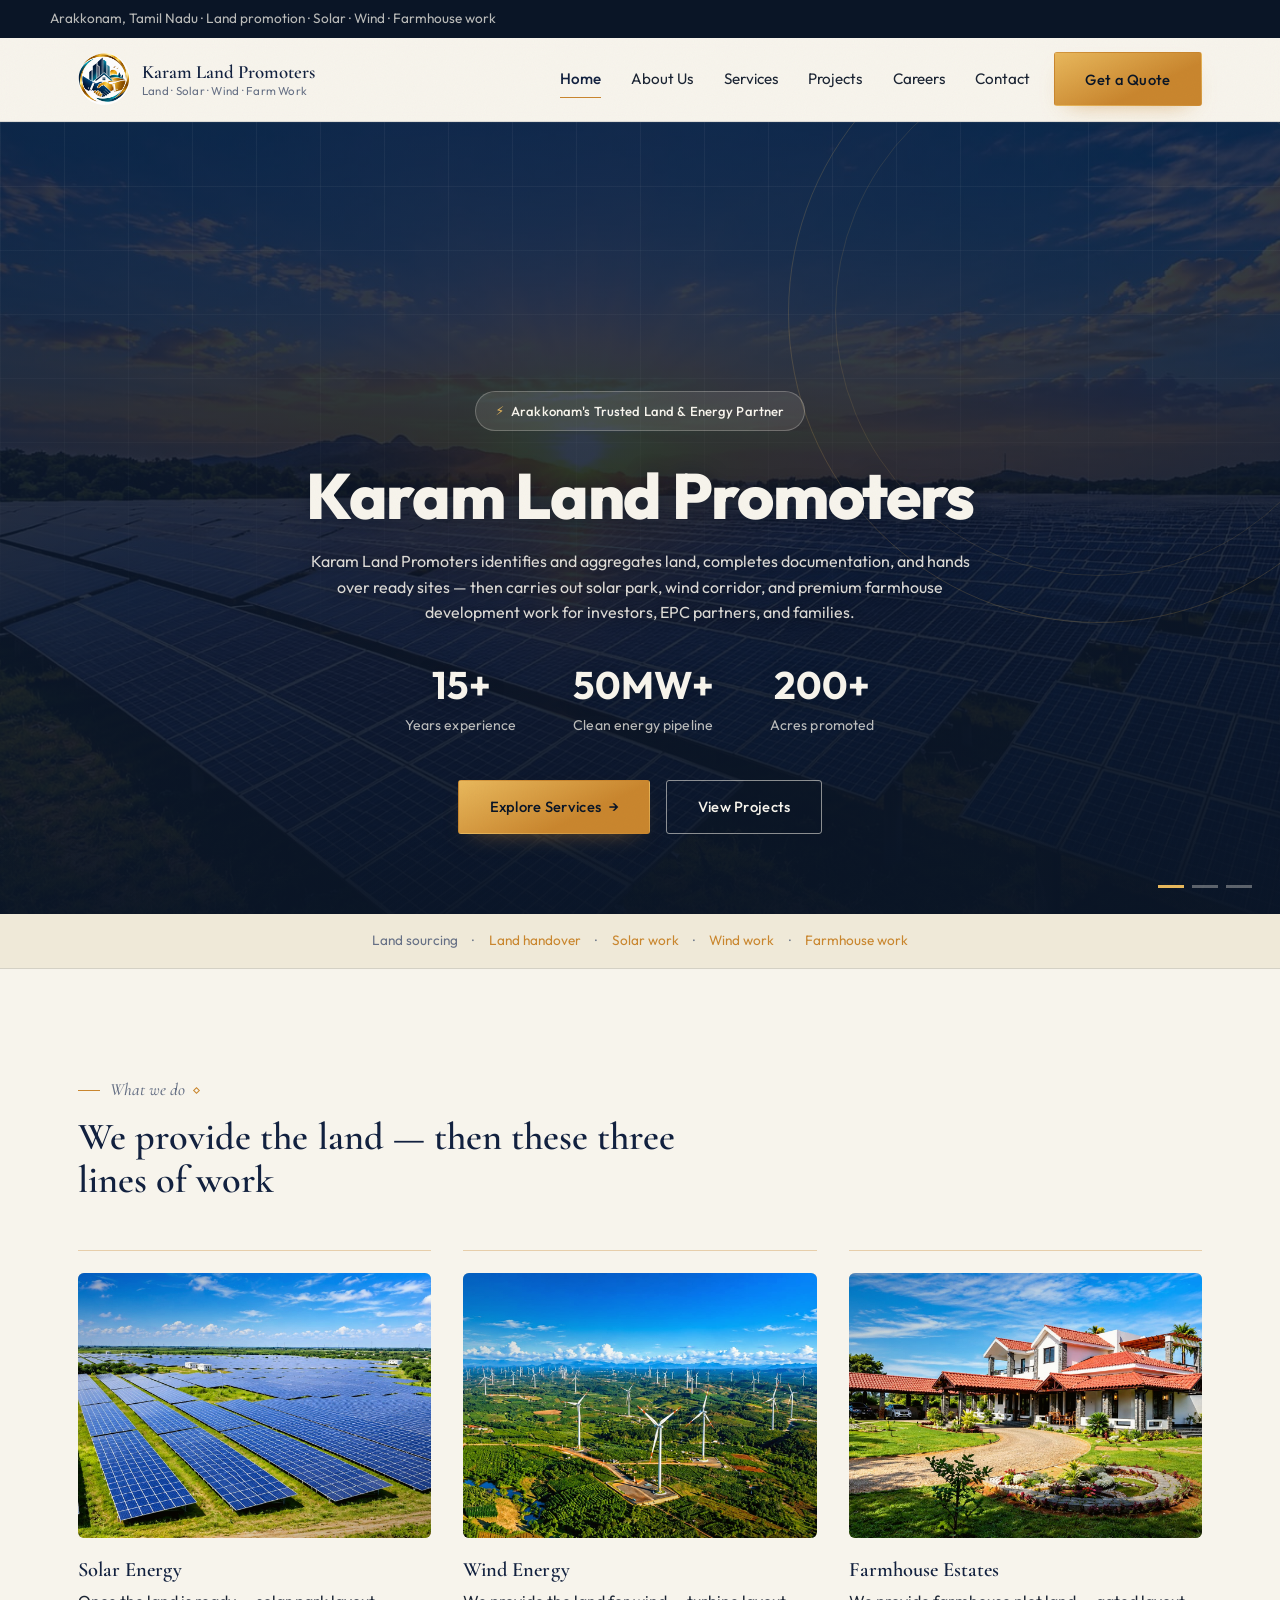
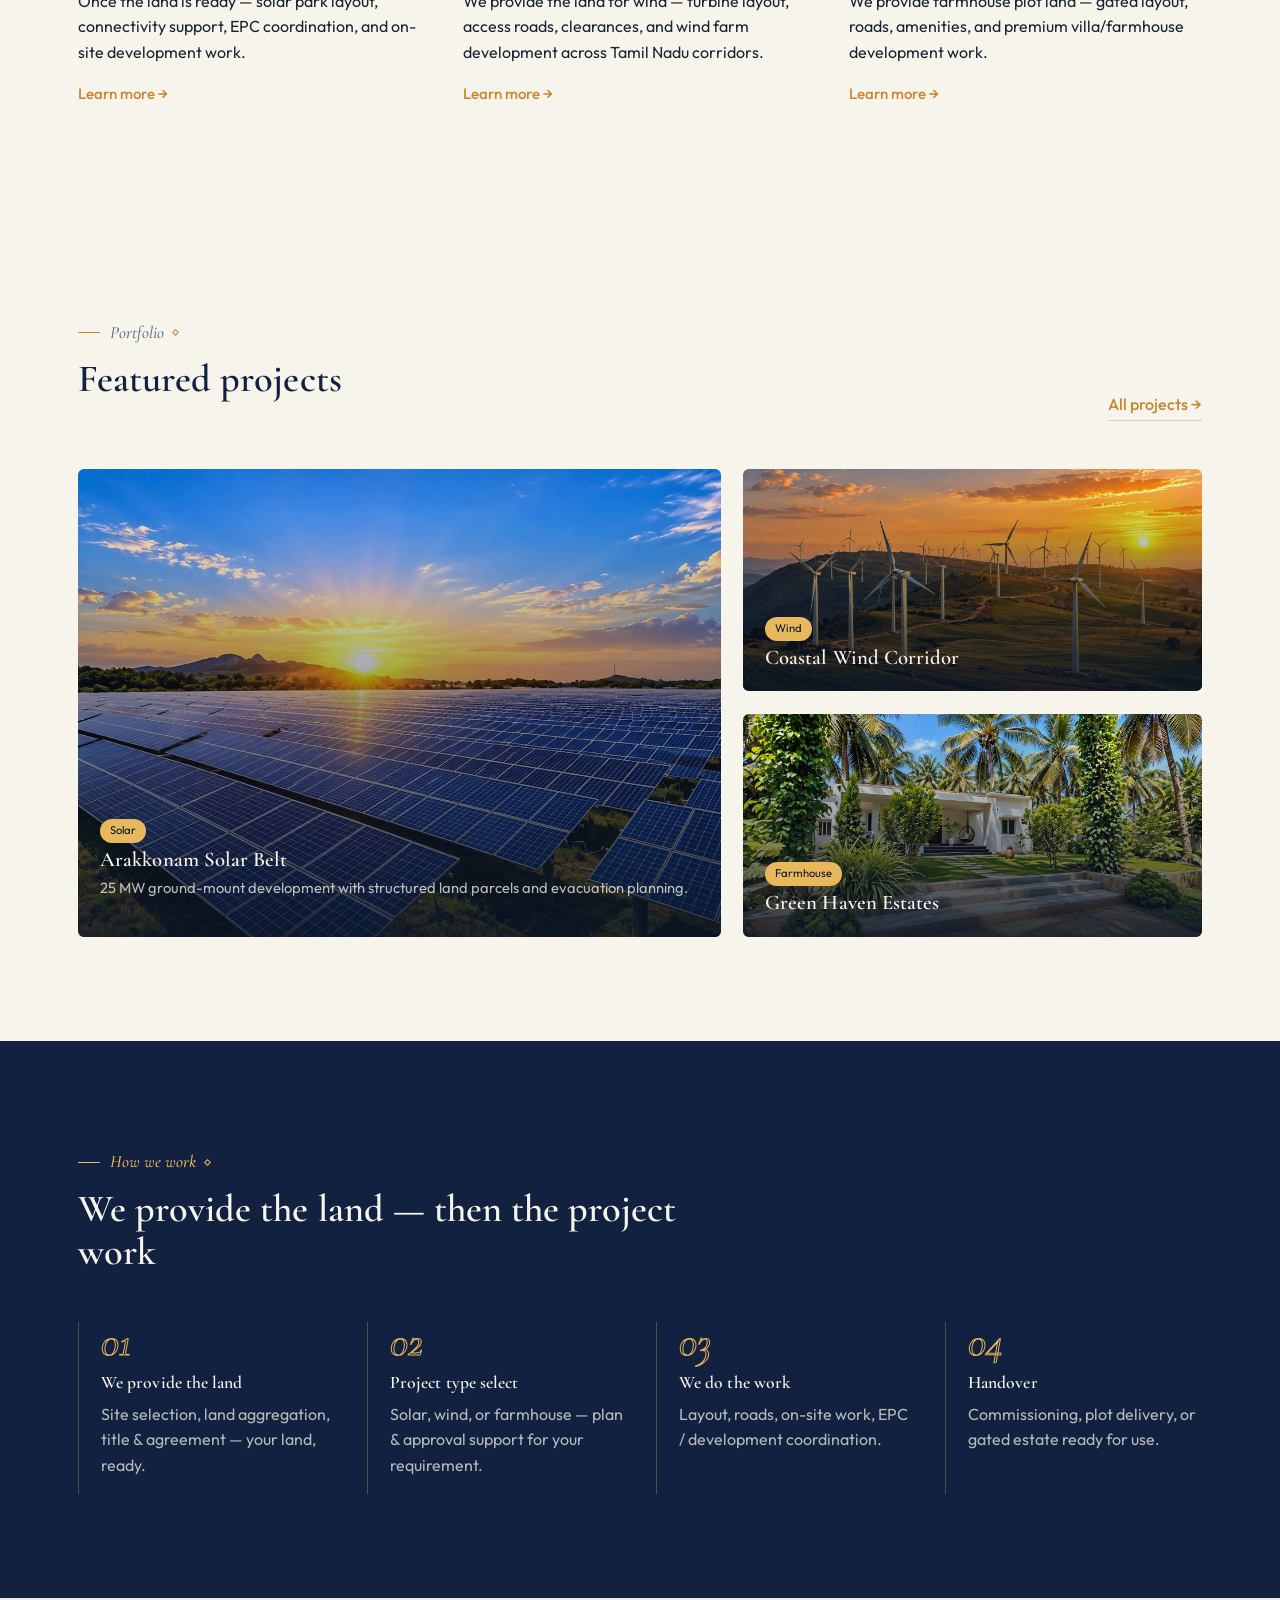
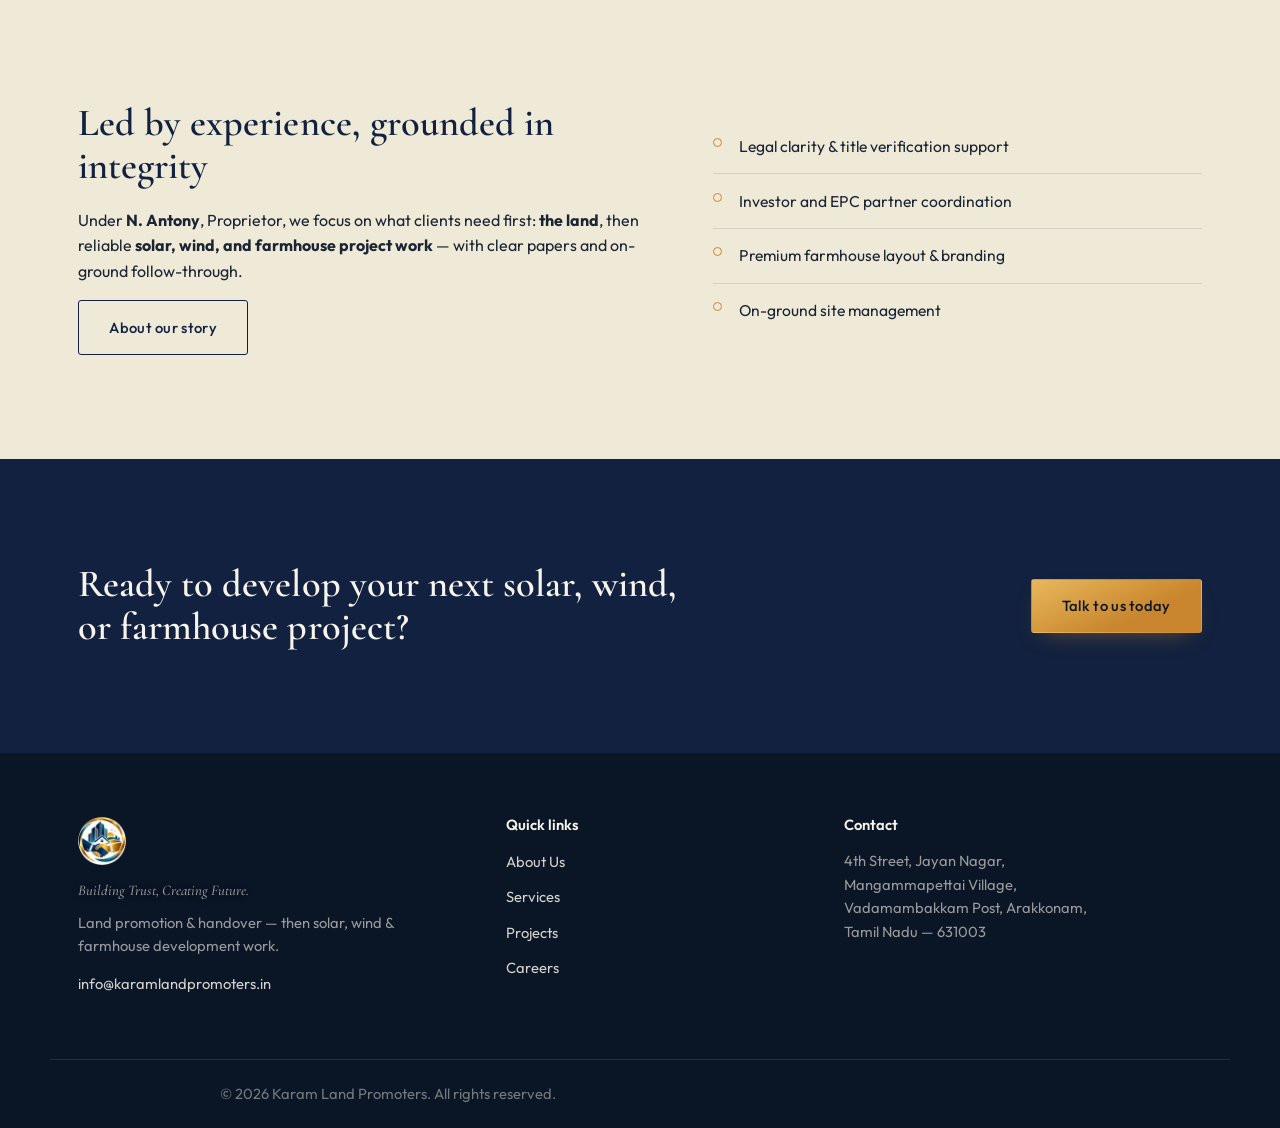
<file: index.html>
<!DOCTYPE html>
<html lang="en">
<head>
  <meta charset="UTF-8" />
  <meta name="viewport" content="width=device-width, initial-scale=1.0" />
  <meta name="description" content="Karam Land Promoters — we provide the land, then handle solar, wind &amp; farmhouse development. Premium land promotion and project work across Tamil Nadu." />
  <title>Karam Land Promoters | Building Trust, Creating Future</title>
  <link rel="canonical" href="https://www.karamlandpromoters.in/" />
<meta name="robots" content="index, follow" />
  <meta property="og:type" content="website" />
  <meta property="og:site_name" content="Karam Land Promoters" />
  <meta property="og:title" content="Karam Land Promoters | Building Trust, Creating Future" />
  <meta property="og:description" content="We provide the land, then handle solar, wind & farmhouse development. Premium land promotion and project work across Tamil Nadu." />
  <meta property="og:image" content="assets/logo.png" />
  <meta name="twitter:card" content="summary" />
  <meta name="twitter:title" content="Karam Land Promoters | Building Trust, Creating Future" />
  <meta name="twitter:description" content="We provide the land, then handle solar, wind & farmhouse development across Tamil Nadu." />
  <meta name="twitter:image" content="assets/logo.png" />
  <link rel="preconnect" href="https://fonts.googleapis.com" />
  <link rel="preconnect" href="https://fonts.gstatic.com" crossorigin />
  <link href="https://fonts.googleapis.com/css2?family=Cormorant+Garamond:ital,wght@0,500;0,600;1,500&family=Outfit:wght@300;400;500;600;700&display=swap" rel="stylesheet" />
  <link rel="icon" href="assets/favicon.png" type="image/png" />
  <link rel="stylesheet" href="css/styles.css" />
  <script type="application/ld+json">
{
  "@context": "https://schema.org",
  "@type": "Organization",
  "name": "Karam Land Promoters",
  "url": "https://www.karamlandpromoters.in/",
  "logo": "https://www.karamlandpromoters.in/assets/logo.png"
}
</script>
</head>
<body>
  <div class="top-bar">
    <div class="container top-bar-inner">
      <span>Arakkonam, Tamil Nadu · Land promotion · Solar · Wind · Farmhouse work</span>
    </div>
  </div>
  <header class="site-header" id="top">
    <div class="header-inner container">
      <a class="brand" href="index.html">
        <img src="assets/logo.png" alt="Karam Land Promoters" class="brand-logo" width="52" height="52" />
        <span class="brand-text">
          <span class="brand-name">Karam Land Promoters</span>
          <span class="brand-tag">Land · Solar · Wind · Farm Work</span>
        </span>
      </a>
      <button class="nav-toggle" type="button" aria-label="Open menu" aria-expanded="false">
        <span></span><span></span><span></span>
      </button>
      <nav class="main-nav" aria-label="Primary">
        <a href="index.html" class="active">Home</a>
        <a href="about.html">About Us</a>
        <a href="services.html">Services</a>
        <a href="projects.html">Projects</a>
        <a href="careers.html">Careers</a>
        <a href="contact.html">Contact</a>
      </nav>
      <a class="btn btn-gold header-cta" href="contact.html">Get a Quote</a>
    </div>
  </header>

  <main>
    <section class="hero">
      <div class="hero-slides" aria-hidden="true">
        <div class="hero-slide slide-solar active"></div>
        <div class="hero-slide slide-wind"></div>
        <div class="hero-slide slide-farm"></div>
      </div>
      <div class="hero-shade"></div>
      <div class="hero-overlay"></div>
      <div class="hero-accent"></div>
      <div class="container hero-content">
        <div class="hero-badge"><span class="hero-badge-icon">⚡</span>Arakkonam's Trusted Land &amp; Energy Partner</div>
        <h1 class="hero-heading">Karam Land Promoters</h1>
        <p class="hero-desc">Karam Land Promoters identifies and aggregates land, completes documentation, and hands over ready sites — then carries out solar park, wind corridor, and premium farmhouse development work for investors, EPC partners, and families.</p>
        <div class="hero-stats">
          <div><strong>15+</strong><span>Years experience</span></div>
          <div><strong>50MW+</strong><span>Clean energy pipeline</span></div>
          <div><strong>200+</strong><span>Acres promoted</span></div>
        </div>
        <div class="hero-actions">
          <a class="btn btn-gold" href="services.html">Explore Services<span class="btn-arrow">→</span></a>
          <a class="btn btn-outline-light" href="projects.html">View Projects</a>
        </div>
      </div>
      <div class="hero-dots" aria-label="Hero slides">
        <button type="button" class="active" data-slide="0" aria-label="Solar"></button>
        <button type="button" data-slide="1" aria-label="Wind"></button>
        <button type="button" data-slide="2" aria-label="Farmhouse"></button>
      </div>
    </section>

    <div class="logo-strip">
      <div class="container logo-strip-inner">
        <span>Land sourcing</span><span>·</span>
        <span>Land handover</span><span>·</span>
        <span>Solar work</span><span>·</span>
        <span>Wind work</span><span>·</span>
        <span>Farmhouse work</span>
      </div>
    </div>

    <section class="section pillars">
      <div class="container">
        <header class="section-head">
          <p class="eyebrow">What we do</p>
          <h2>We provide the land — then these three lines of work</h2>
        </header>
        <div class="card-grid three reveal">
          <article class="pillar-card">
            <div class="pillar-media">
              <img src="assets/images/solar-1.jpg" alt="Solar energy park" width="800" height="500" loading="lazy" />
            </div>
            <div class="pillar-body">
              <h3>Solar Energy</h3>
              <p>Once the land is ready — solar park layout, connectivity support, EPC coordination, and on-site development work.</p>
              <a href="services.html#solar">Learn more →</a>
            </div>
          </article>
          <article class="pillar-card">
            <div class="pillar-media">
              <img src="assets/images/wind-1.jpg" alt="Wind turbines on a green field" width="800" height="500" loading="lazy" />
            </div>
            <div class="pillar-body">
              <h3>Wind Energy</h3>
              <p>We provide the land for wind — turbine layout, access roads, clearances, and wind farm development across Tamil Nadu corridors.</p>
              <a href="services.html#wind">Learn more →</a>
            </div>
          </article>
          <article class="pillar-card">
            <div class="pillar-media">
              <img src="assets/images/farm-1.jpg" alt="Premium farmhouse estate" width="800" height="500" loading="lazy" />
            </div>
            <div class="pillar-body">
              <h3>Farmhouse Estates</h3>
              <p>We provide farmhouse plot land — gated layout, roads, amenities, and premium villa/farmhouse development work.</p>
              <a href="services.html#farmhouse">Learn more →</a>
            </div>
          </article>
        </div>
      </div>
    </section>

    <section class="section featured-projects">
      <div class="container">
        <header class="section-head row">
          <div>
            <p class="eyebrow">Portfolio</p>
            <h2>Featured projects</h2>
          </div>
          <a class="link-gold" href="projects.html">All projects →</a>
        </header>
        <div class="project-showcase">
          <article class="project-tile large">
            <div class="project-img"><img src="assets/images/solar-3.jpg" alt="Arakkonam solar project" width="900" height="700" loading="lazy" /></div>
            <div class="project-caption">
              <span class="badge">Solar</span>
              <h3>Arakkonam Solar Belt</h3>
              <p>25 MW ground-mount development with structured land parcels and evacuation planning.</p>
            </div>
          </article>
          <article class="project-tile">
            <div class="project-img"><img src="assets/images/wind-3.jpg" alt="Coastal wind corridor" width="600" height="400" loading="lazy" /></div>
            <div class="project-caption">
              <span class="badge">Wind</span>
              <h3>Coastal Wind Corridor</h3>
            </div>
          </article>
          <article class="project-tile">
            <div class="project-img"><img src="assets/images/farm-3.jpg" alt="Green Haven farmhouse estates" width="600" height="400" loading="lazy" /></div>
            <div class="project-caption">
              <span class="badge">Farmhouse</span>
              <h3>Green Haven Estates</h3>
            </div>
          </article>
        </div>
      </div>
    </section>

    <section class="section section-dark">
      <div class="container">
        <header class="section-head">
          <p class="eyebrow">How we work</p>
          <h2>We provide the land — then the project work</h2>
        </header>
        <div class="process-grid reveal">
          <div class="process-step"><span class="num">01</span><h3>We provide the land</h3><p>Site selection, land aggregation, title &amp; agreement — your land, ready.</p></div>
          <div class="process-step"><span class="num">02</span><h3>Project type select</h3><p>Solar, wind, or farmhouse — plan &amp; approval support for your requirement.</p></div>
          <div class="process-step"><span class="num">03</span><h3>We do the work</h3><p>Layout, roads, on-site work, EPC / development coordination.</p></div>
          <div class="process-step"><span class="num">04</span><h3>Handover</h3><p>Commissioning, plot delivery, or gated estate ready for use.</p></div>
        </div>
      </div>
    </section>

    <section class="section trust-band">
      <div class="container trust-inner">
        <div>
          <h2>Led by experience, grounded in integrity</h2>
          <p>Under <strong>N. Antony</strong>, Proprietor, we focus on what clients need first: <strong>the land</strong>, then reliable <strong>solar, wind, and farmhouse project work</strong> — with clear papers and on-ground follow-through.</p>
          <a class="btn btn-navy" href="about.html">About our story</a>
        </div>
        <ul class="trust-list">
          <li>Legal clarity &amp; title verification support</li>
          <li>Investor and EPC partner coordination</li>
          <li>Premium farmhouse layout &amp; branding</li>
          <li>On-ground site management</li>
        </ul>
      </div>
    </section>

    <section class="section cta-strip">
      <div class="container cta-inner">
        <h2>Ready to develop your next solar, wind, or farmhouse project?</h2>
        <a class="btn btn-gold" href="contact.html">Talk to us today</a>
      </div>
    </section>
  </main>

  <footer class="site-footer">
    <div class="container footer-grid">
      <div class="footer-brand">
        <img src="assets/logo.png" alt="" width="48" height="48" />
        <p class="script">Building Trust, Creating Future.</p>
        <p>Land promotion &amp; handover — then solar, wind &amp; farmhouse development work.</p>
        <p><a href="mailto:info@karamlandpromoters.in">info@karamlandpromoters.in</a></p>
      </div>
      <div>
        <h4>Quick links</h4>
        <ul class="footer-links">
          <li><a href="about.html">About Us</a></li>
          <li><a href="services.html">Services</a></li>
          <li><a href="projects.html">Projects</a></li>
          <li><a href="careers.html">Careers</a></li>
        </ul>
      </div>
      <div>
        <h4>Contact</h4>
        <p>4th Street, Jayan Nagar,<br />Mangammapettai Village,<br />Vadamambakkam Post, Arakkonam,<br />Tamil Nadu — 631003</p>
        
      </div>
    </div>
    <div class="footer-bottom container">
      <p>© <span id="year"></span> Karam Land Promoters. All rights reserved.</p>
    </div>
  </footer>
  <script src="js/main.js"></script>
</body>
</html>
</file>
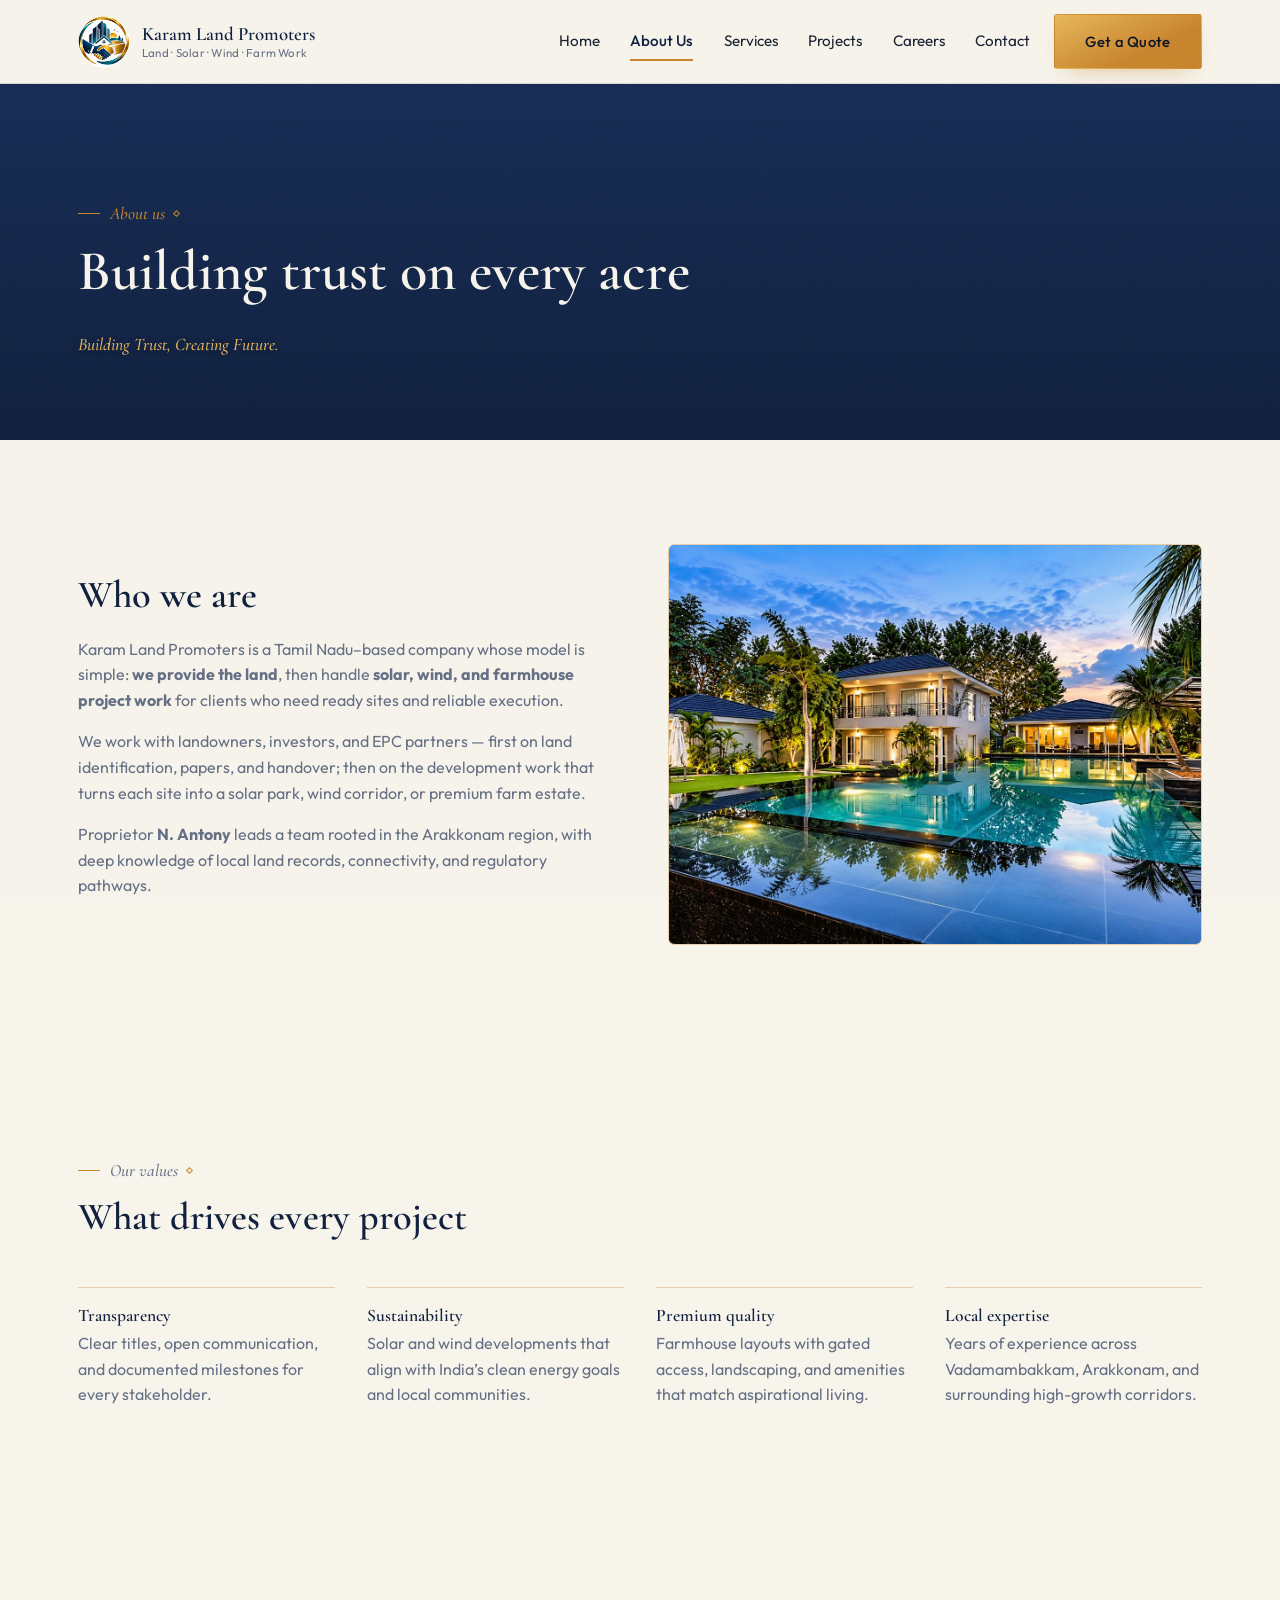
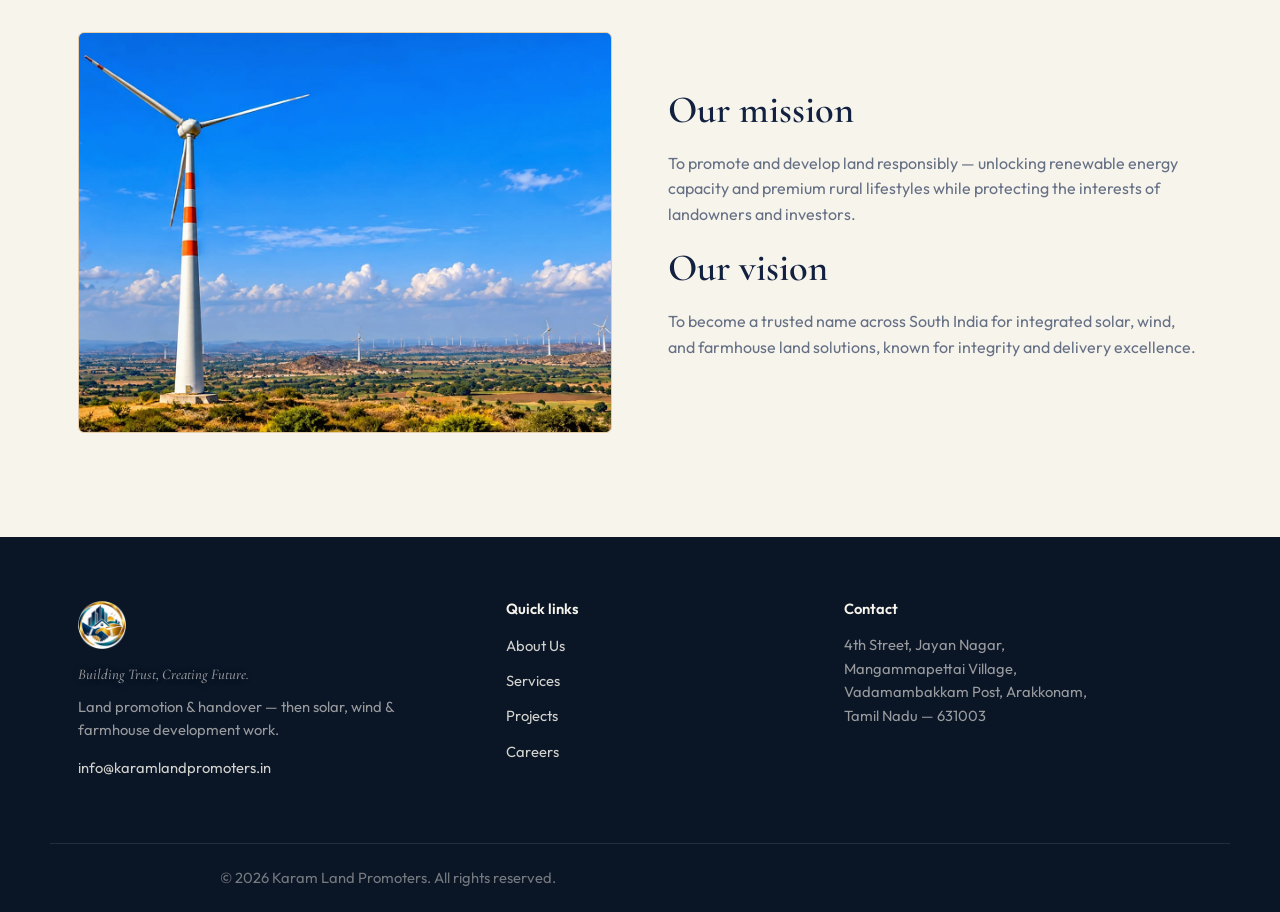
<file: about.html>
<!DOCTYPE html>
<html lang="en">
<head>
  <meta charset="UTF-8" />
  <meta name="viewport" content="width=device-width, initial-scale=1.0" />
  <title>About Karam Land Promoters | Trusted Land Developers in Tamil Nadu</title>
  <meta name="description" content="Learn about Karam Land Promoters, a Tamil Nadu-based land and property development company focused on trusted projects and transparent services." />

<link rel="canonical" href="https://www.karamlandpromoters.in/about.html" />

<meta name="robots" content="index, follow" />
  <meta property="og:type" content="website" />
  <meta property="og:site_name" content="Karam Land Promoters" />
  <meta property="og:title" content="About Us | Karam Land Promoters" />
  <meta property="og:description" content="A Tamil Nadu-based company that provides the land first, then delivers solar, wind, and farmhouse development work — led by Proprietor N. Antony." />
  <meta property="og:image" content="assets/logo.png" />
  <meta name="twitter:card" content="summary" />
  <meta name="twitter:title" content="About Us | Karam Land Promoters" />
  <meta name="twitter:description" content="A Tamil Nadu-based company that provides the land first, then delivers solar, wind, and farmhouse development work." />
  <meta name="twitter:image" content="assets/logo.png" />
  <link rel="preconnect" href="https://fonts.googleapis.com" />
  <link rel="preconnect" href="https://fonts.gstatic.com" crossorigin />
  <link href="https://fonts.googleapis.com/css2?family=Cormorant+Garamond:ital,wght@0,500;0,600;1,500&family=Outfit:wght@300;400;500;600;700&display=swap" rel="stylesheet" />
  <link rel="icon" href="assets/favicon.png" type="image/png" />
  <link rel="stylesheet" href="css/styles.css" />
</head>
<body>
  <header class="site-header">
    <div class="header-inner container">
      <a class="brand" href="index.html">
        <img src="assets/logo.png" alt="Karam Land Promoters" class="brand-logo" width="52" height="52" />
        <span class="brand-text">
          <span class="brand-name">Karam Land Promoters</span>
          <span class="brand-tag">Land · Solar · Wind · Farm Work</span>
        </span>
      </a>
      <button class="nav-toggle" type="button" aria-label="Open menu" aria-expanded="false"><span></span><span></span><span></span></button>
      <nav class="main-nav" aria-label="Primary">
        <a href="index.html">Home</a>
        <a href="about.html" class="active">About Us</a>
        <a href="services.html">Services</a>
        <a href="projects.html">Projects</a>
        <a href="careers.html">Careers</a>
        <a href="contact.html">Contact</a>
      </nav>
      <a class="btn btn-gold header-cta" href="contact.html">Get a Quote</a>
    </div>
  </header>

  <main>
    <section class="page-hero">
      <div class="container">
        <p class="eyebrow">About us</p>
        <h1>Building trust on every acre</h1>
        <p class="lead script">Building Trust, Creating Future.</p>
      </div>
    </section>

    <section class="section">
      <div class="container split">
        <div class="split-text">
          <h2>Who we are</h2>
          <p>Karam Land Promoters is a Tamil Nadu–based company whose model is simple: <strong>we provide the land</strong>, then handle <strong>solar, wind, and farmhouse project work</strong> for clients who need ready sites and reliable execution.</p>
          <p>We work with landowners, investors, and EPC partners — first on land identification, papers, and handover; then on the development work that turns each site into a solar park, wind corridor, or premium farm estate.</p>
          <p>Proprietor <strong>N. Antony</strong> leads a team rooted in the Arakkonam region, with deep knowledge of local land records, connectivity, and regulatory pathways.</p>
        </div>
        <img class="split-media media-frame" src="assets/images/farm-2.jpg" alt="Premium development by Karam Land Promoters" width="800" height="600" loading="lazy" />
      </div>
    </section>

    <section class="section" style="background:var(--white)">
      <div class="container">
        <header class="section-head">
          <p class="eyebrow">Our values</p>
          <h2>What drives every project</h2>
        </header>
        <div class="values-grid">
          <div class="value-item">
            <h3>Transparency</h3>
            <p>Clear titles, open communication, and documented milestones for every stakeholder.</p>
          </div>
          <div class="value-item">
            <h3>Sustainability</h3>
            <p>Solar and wind developments that align with India’s clean energy goals and local communities.</p>
          </div>
          <div class="value-item">
            <h3>Premium quality</h3>
            <p>Farmhouse layouts with gated access, landscaping, and amenities that match aspirational living.</p>
          </div>
          <div class="value-item">
            <h3>Local expertise</h3>
            <p>Years of experience across Vadamambakkam, Arakkonam, and surrounding high-growth corridors.</p>
          </div>
        </div>
      </div>
    </section>

    <section class="section">
      <div class="container split reverse">
        <div class="split-text">
          <h2>Our mission</h2>
          <p>To promote and develop land responsibly — unlocking renewable energy capacity and premium rural lifestyles while protecting the interests of landowners and investors.</p>
          <h2>Our vision</h2>
          <p>To become a trusted name across South India for integrated solar, wind, and farmhouse land solutions, known for integrity and delivery excellence.</p>
        </div>
        <img class="split-media media-frame" src="assets/images/wind-2.jpg" alt="Wind and renewable energy vision" width="800" height="600" loading="lazy" />
      </div>
    </section>
  </main>

  <footer class="site-footer">
    <div class="container footer-grid">
      <div class="footer-brand">
        <img src="assets/logo.png" alt="" width="48" height="48" />
        <p class="script">Building Trust, Creating Future.</p>
        <p>Land promotion &amp; handover — then solar, wind &amp; farmhouse development work.</p>
       <p><a href="mailto:info@karamlandpromoters.in">info@karamlandpromoters.in</a></p>      </div>
      <div>
        <h4>Quick links</h4>
        <ul class="footer-links">
          <li><a href="about.html">About Us</a></li>
          <li><a href="services.html">Services</a></li>
          <li><a href="projects.html">Projects</a></li>
          <li><a href="careers.html">Careers</a></li>
        </ul>
      </div>
      <div>
        <h4>Contact</h4>
        <p>4th Street, Jayan Nagar,<br />Mangammapettai Village,<br />Vadamambakkam Post, Arakkonam,<br />Tamil Nadu — 631003</p>
       
      </div>
    </div>
    <div class="footer-bottom container">
      <p>© <span id="year"></span> Karam Land Promoters. All rights reserved.</p>
    </div>
  </footer>
  <script src="js/main.js"></script>
</body>
</html>
</file>
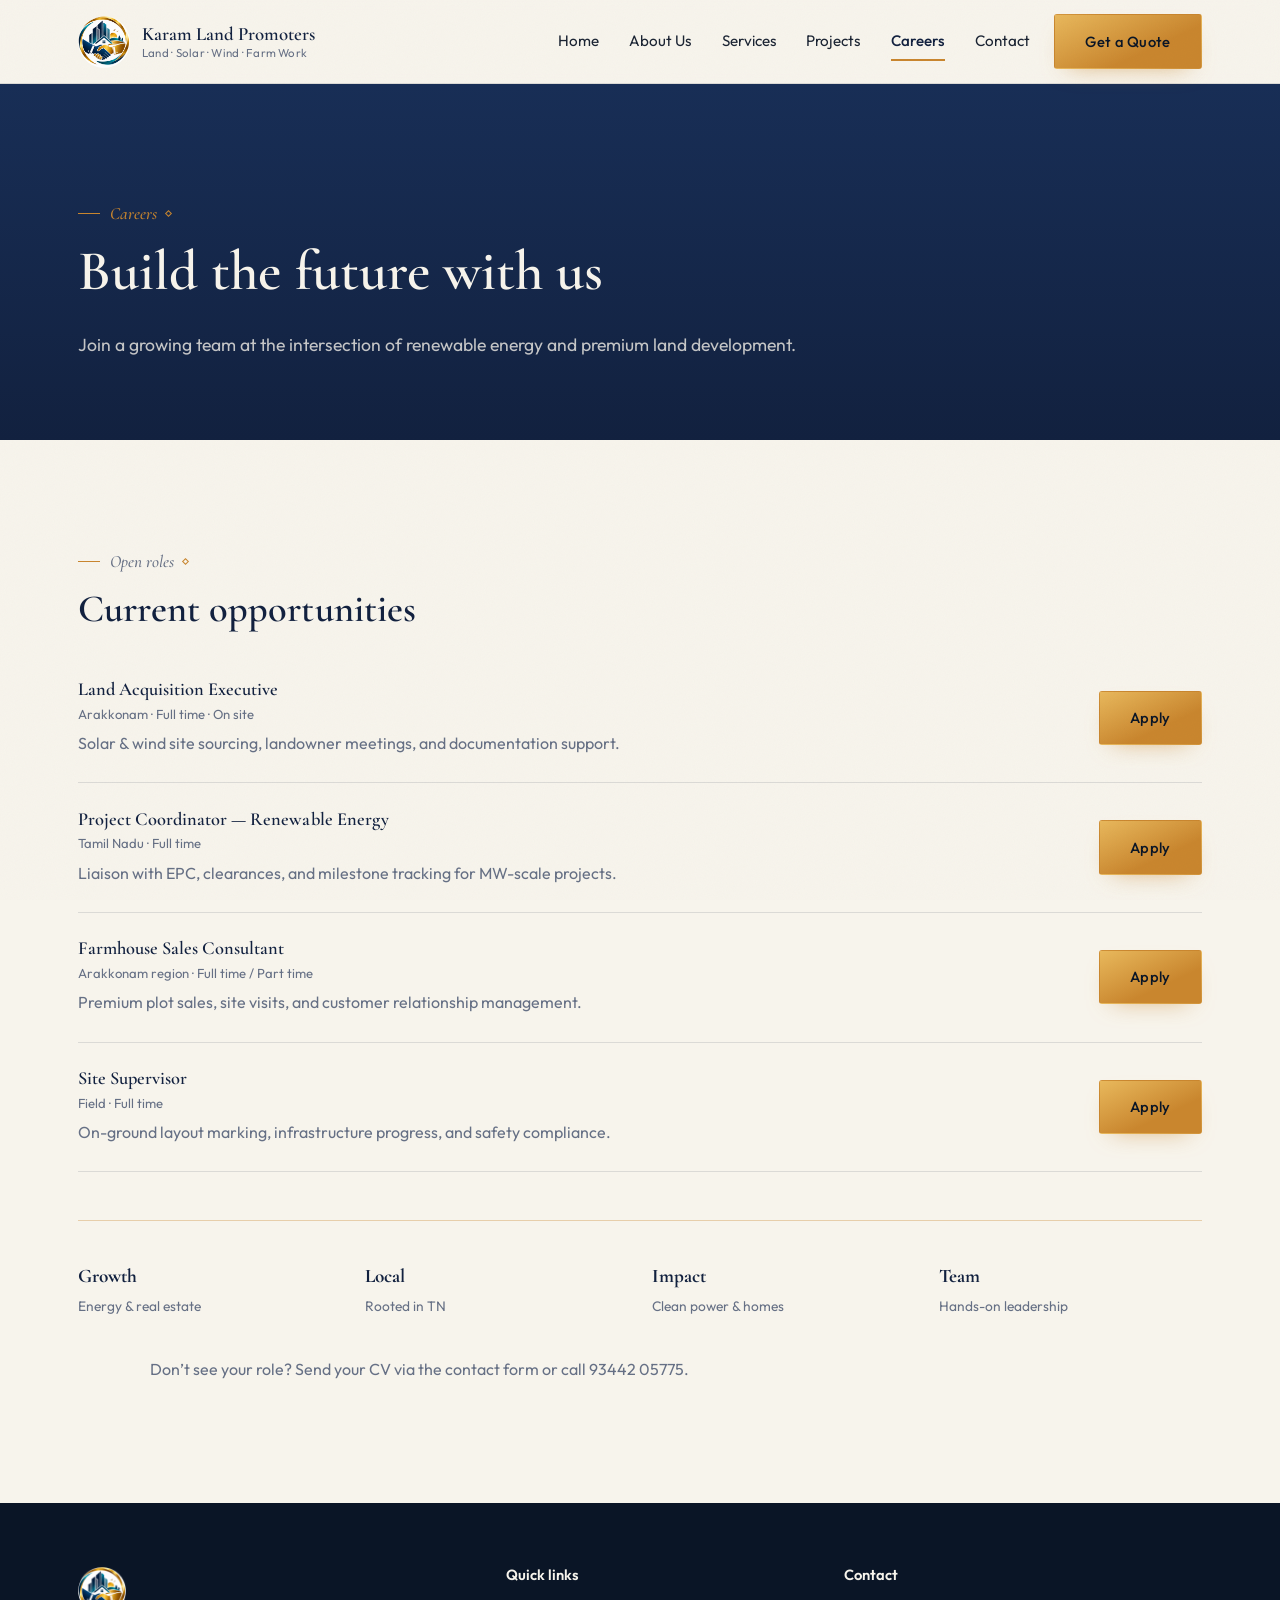
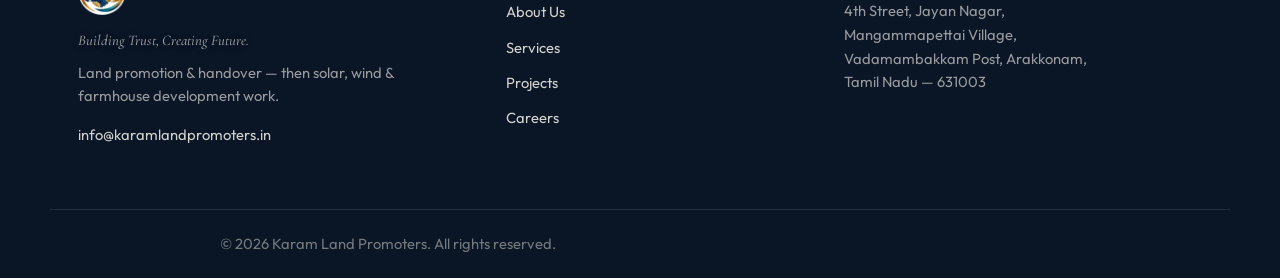
<file: careers.html>
<!DOCTYPE html>
<html lang="en">
<head>
  <meta charset="UTF-8" />
  <meta name="viewport" content="width=device-width, initial-scale=1.0" />
  <title>Careers | Karam Land Promoters</title>
  <meta property="og:type" content="website" />
  <meta property="og:site_name" content="Karam Land Promoters" />
  <meta property="og:title" content="Careers | Karam Land Promoters" />
  <meta property="og:description" content="Join a growing team at the intersection of renewable energy and premium land development in Tamil Nadu." />
  <meta property="og:image" content="assets/logo.png" />
  <meta name="twitter:card" content="summary" />
  <meta name="twitter:title" content="Careers | Karam Land Promoters" />
  <meta name="twitter:description" content="Join a growing team at the intersection of renewable energy and premium land development." />
  <meta name="twitter:image" content="assets/logo.png" />
  <link rel="preconnect" href="https://fonts.googleapis.com" />
  <link rel="preconnect" href="https://fonts.gstatic.com" crossorigin />
  <link href="https://fonts.googleapis.com/css2?family=Cormorant+Garamond:ital,wght@0,500;0,600;1,500&family=Outfit:wght@300;400;500;600;700&display=swap" rel="stylesheet" />
  <link rel="icon" href="assets/favicon.png" type="image/png" />
  <link rel="stylesheet" href="css/styles.css" />
</head>
<body>
  <header class="site-header">
    <div class="header-inner container">
      <a class="brand" href="index.html">
        <img src="assets/logo.png" alt="Karam Land Promoters" class="brand-logo" width="52" height="52" />
        <span class="brand-text">
          <span class="brand-name">Karam Land Promoters</span>
          <span class="brand-tag">Land · Solar · Wind · Farm Work</span>
        </span>
      </a>
      <button class="nav-toggle" type="button" aria-label="Open menu" aria-expanded="false"><span></span><span></span><span></span></button>
      <nav class="main-nav" aria-label="Primary">
        <a href="index.html">Home</a>
        <a href="about.html">About Us</a>
        <a href="services.html">Services</a>
        <a href="projects.html">Projects</a>
        <a href="careers.html" class="active">Careers</a>
        <a href="contact.html">Contact</a>
      </nav>
      <a class="btn btn-gold header-cta" href="contact.html">Get a Quote</a>
    </div>
  </header>

  <main>
    <section class="page-hero">
      <div class="container">
        <p class="eyebrow">Careers</p>
        <h1>Build the future with us</h1>
        <p class="lead">Join a growing team at the intersection of renewable energy and premium land development.</p>
      </div>
    </section>

    <section class="section">
      <div class="container">
        <header class="section-head">
          <p class="eyebrow">Open roles</p>
          <h2>Current opportunities</h2>
        </header>
        <div class="job-list">
          <article class="job-card">
            <div>
              <h3>Land Acquisition Executive</h3>
              <p class="job-meta">Arakkonam · Full time · On site</p>
              <p>Solar &amp; wind site sourcing, landowner meetings, and documentation support.</p>
            </div>
            <a class="btn btn-gold" href="contact.html?role=land">Apply</a>
          </article>
          <article class="job-card">
            <div>
              <h3>Project Coordinator — Renewable Energy</h3>
              <p class="job-meta">Tamil Nadu · Full time</p>
              <p>Liaison with EPC, clearances, and milestone tracking for MW-scale projects.</p>
            </div>
            <a class="btn btn-gold" href="contact.html?role=project">Apply</a>
          </article>
          <article class="job-card">
            <div>
              <h3>Farmhouse Sales Consultant</h3>
              <p class="job-meta">Arakkonam region · Full time / Part time</p>
              <p>Premium plot sales, site visits, and customer relationship management.</p>
            </div>
            <a class="btn btn-gold" href="contact.html?role=sales">Apply</a>
          </article>
          <article class="job-card">
            <div>
              <h3>Site Supervisor</h3>
              <p class="job-meta">Field · Full time</p>
              <p>On-ground layout marking, infrastructure progress, and safety compliance.</p>
            </div>
            <a class="btn btn-gold" href="contact.html?role=site">Apply</a>
          </article>
        </div>

        <div class="perks">
          <div class="perk"><strong>Growth</strong><span>Energy &amp; real estate</span></div>
          <div class="perk"><strong>Local</strong><span>Rooted in TN</span></div>
          <div class="perk"><strong>Impact</strong><span>Clean power &amp; homes</span></div>
          <div class="perk"><strong>Team</strong><span>Hands-on leadership</span></div>
        </div>

        <p style="text-align:center;margin-top:2.5rem;color:var(--text-muted)">
          Don’t see your role? Send your CV via the <a href="contact.html">contact form</a> or call <a href="tel:+919344205775">93442 05775</a>.
        </p>
      </div>
    </section>
  </main>

  <footer class="site-footer">
    <div class="container footer-grid">
      <div class="footer-brand">
        <img src="assets/logo.png" alt="" width="48" height="48" />
        <p class="script">Building Trust, Creating Future.</p>
        <p>Land promotion &amp; handover — then solar, wind &amp; farmhouse development work.</p>
        <p><a href="mailto:info@karamlandpromoters.in">info@karamlandpromoters.in</a></p>
      </div>
      <div>
        <h4>Quick links</h4>
        <ul class="footer-links">
          <li><a href="about.html">About Us</a></li>
          <li><a href="services.html">Services</a></li>
          <li><a href="projects.html">Projects</a></li>
          <li><a href="careers.html">Careers</a></li>
        </ul>
      </div>
      <div>
        <h4>Contact</h4>
        <p>4th Street, Jayan Nagar,<br />Mangammapettai Village,<br />Vadamambakkam Post, Arakkonam,<br />Tamil Nadu — 631003</p>
        
      </div>
    </div>
    <div class="footer-bottom container">
      <p>© <span id="year"></span> Karam Land Promoters. All rights reserved.</p>
    </div>
  </footer>
  <script src="js/main.js"></script>
</body>
</html>
</file>
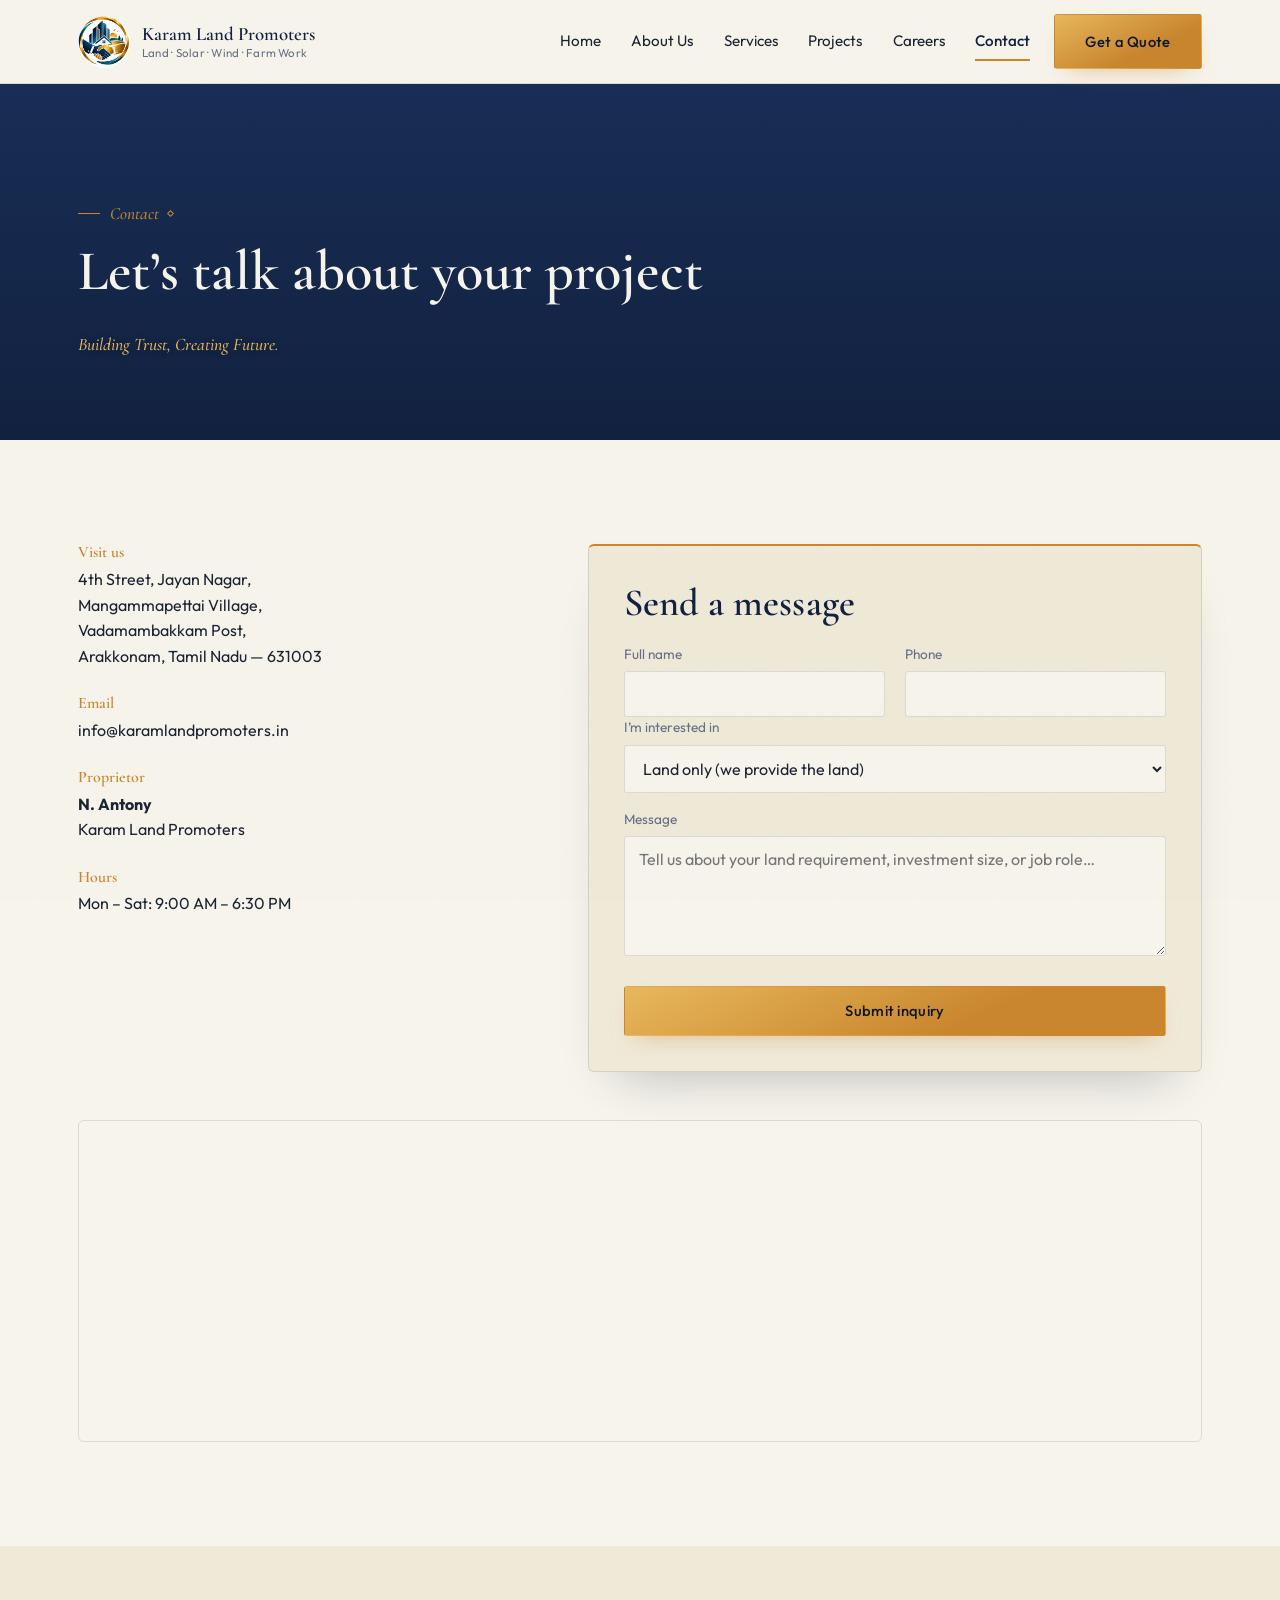
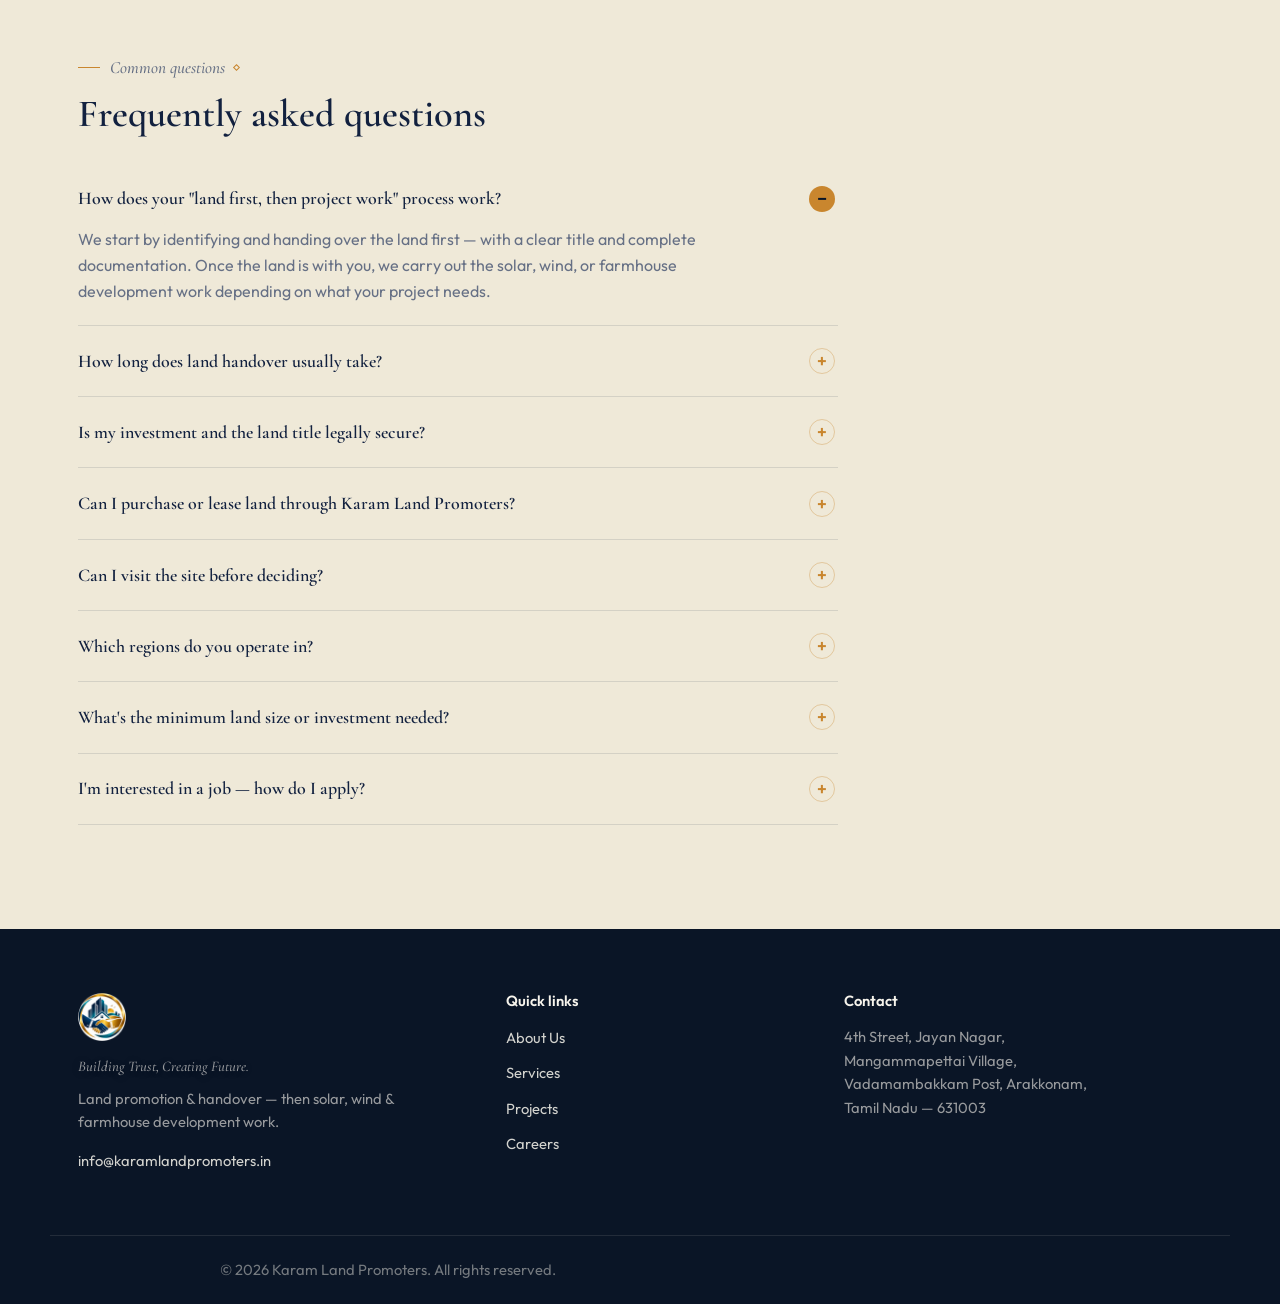
<file: contact.html>
<!DOCTYPE html>
<html lang="en">
<head>
  <meta charset="UTF-8" />
  <meta name="viewport" content="width=device-width, initial-scale=1.0" />
  <title>Contact Karam Land Promoters | Land & Property Services</title>
  <meta name="description" content="Contact Karam Land Promoters for land, property, solar, wind, and farmhouse development services in Tamil Nadu." />

<link rel="canonical" href="https://www.karamlandpromoters.in/contact.html" />

<meta name="robots" content="index, follow" />
  <meta property="og:type" content="website" />
  <meta property="og:site_name" content="Karam Land Promoters" />
  <meta property="og:title" content="Contact | Karam Land Promoters" />
  <meta property="og:description" content="Talk to us about land, solar, wind, or farmhouse project work in Arakkonam and across Tamil Nadu." />
  <meta property="og:image" content="assets/logo.png" />
  <meta name="twitter:card" content="summary" />
  <meta name="twitter:title" content="Contact | Karam Land Promoters" />
  <meta name="twitter:description" content="Talk to us about land, solar, wind, or farmhouse project work in Tamil Nadu." />
  <meta name="twitter:image" content="assets/logo.png" />
  <link rel="preconnect" href="https://fonts.googleapis.com" />
  <link rel="preconnect" href="https://fonts.gstatic.com" crossorigin />
  <link href="https://fonts.googleapis.com/css2?family=Cormorant+Garamond:ital,wght@0,500;0,600;1,500&family=Outfit:wght@300;400;500;600;700&display=swap" rel="stylesheet" />
  <link rel="icon" href="assets/favicon.png" type="image/png" />
  <link rel="stylesheet" href="css/styles.css" />
</head>
<body>
  <header class="site-header">
    <div class="header-inner container">
      <a class="brand" href="index.html">
        <img src="assets/logo.png" alt="Karam Land Promoters" class="brand-logo" width="52" height="52" />
        <span class="brand-text">
          <span class="brand-name">Karam Land Promoters</span>
          <span class="brand-tag">Land · Solar · Wind · Farm Work</span>
        </span>
      </a>
      <button class="nav-toggle" type="button" aria-label="Open menu" aria-expanded="false"><span></span><span></span><span></span></button>
      <nav class="main-nav" aria-label="Primary">
        <a href="index.html">Home</a>
        <a href="about.html">About Us</a>
        <a href="services.html">Services</a>
        <a href="projects.html">Projects</a>
        <a href="careers.html">Careers</a>
        <a href="contact.html" class="active">Contact</a>
      </nav>
      <a class="btn btn-gold header-cta" href="contact.html">Get a Quote</a>
    </div>
  </header>

  <main>
    <section class="page-hero">
      <div class="container">
        <p class="eyebrow">Contact</p>
        <h1>Let’s talk about your project</h1>
        <p class="lead script">Building Trust, Creating Future.</p>
      </div>
    </section>

    <section class="section">
      <div class="container contact-grid">
        <aside class="contact-info">
          <h3>Visit us</h3>
          <p>
            4th Street, Jayan Nagar,<br />
            Mangammapettai Village,<br />
            Vadamambakkam Post,<br />
            Arakkonam, Tamil Nadu — 631003
          </p>       
          <h3>Email</h3>
          <p><a href="mailto:info@karamlandpromoters.in">info@karamlandpromoters.in</a></p>
          <h3>Proprietor</h3>
          <p><strong>N. Antony</strong><br />Karam Land Promoters</p>
          <h3>Hours</h3>
          <p>Mon – Sat: 9:00 AM – 6:30 PM</p>
        </aside>

        <div class="contact-form">
          <h2 style="margin-top:0;color:var(--navy)">Send a message</h2>
          <form action="#" method="post">
            <div class="form-row">
              <div>
                <label for="name">Full name</label>
                <input type="text" id="name" name="name" required autocomplete="name" />
              </div>
              <div>
                <label for="phone">Phone</label>
                <input type="tel" id="phone" name="phone" required autocomplete="tel" />
              </div>
            </div>
            <label for="interest">I’m interested in</label>
            <select id="interest" name="interest">
              <option value="land">Land only (we provide the land)</option>
              <option value="solar">Land + solar development</option>
              <option value="wind">Land + wind development</option>
              <option value="farmhouse">Land + farmhouse development</option>
              <option value="career">Career / job application</option>
              <option value="other">Other</option>
            </select>
            <label for="message">Message</label>
            <textarea id="message" name="message" required placeholder="Tell us about your land requirement, investment size, or job role…"></textarea>
            <button type="submit" class="btn btn-gold">Submit inquiry</button>
            <p class="form-success" hidden style="color:var(--teal);font-weight:600;margin-top:1rem">Thank you! We will contact you shortly.</p>
          </form>
        </div>
      </div>

      <div class="container">
        <div class="map-placeholder">
          <iframe title="Karam Land Promoters — Vadamambakkam, Arakkonam" loading="lazy" referrerpolicy="no-referrer-when-downgrade" src="https://www.google.com/maps?q=4th+Street,+Jayan+Nagar,+Mangammapettai+Village,+Vadamambakkam+Post,+Arakkonam,+Tamil+Nadu+631003&output=embed"></iframe>
        </div>
      </div>
    </section>

    <section class="section faq-section">
      <div class="container">
        <header class="section-head">
          <p class="eyebrow">Common questions</p>
          <h2>Frequently asked questions</h2>
        </header>
        <div class="faq-list">
          <details class="faq-item" open>
            <summary>How does your "land first, then project work" process work?</summary>
            <p>We start by identifying and handing over the land first — with a clear title and complete documentation. Once the land is with you, we carry out the solar, wind, or farmhouse development work depending on what your project needs.</p>
          </details>
          <details class="faq-item">
            <summary>How long does land handover usually take?</summary>
            <p>Timelines depend on the land's documentation status, size, and location. We discuss a realistic, honest timeline with you during the first site consultation rather than quoting a generic number upfront.</p>
          </details>
          <details class="faq-item">
            <summary>Is my investment and the land title legally secure?</summary>
            <p>Transparency is central to how we work — clear titles, verified documentation, and milestones are shared with every stakeholder before any commitment is made. We encourage you to have your own legal advisor review documentation as well.</p>
          </details>
          <details class="faq-item">
            <summary>Can I purchase or lease land through Karam Land Promoters?</summary>
            <p>Yes. We support both purchase and lease arrangements, structured around whether your project is solar, wind, or farmhouse development.</p>
          </details>
          <details class="faq-item">
            <summary>Can I visit the site before deciding?</summary>
            <p>Yes, site visits are welcome and encouraged. Use the form on this page or call us directly to schedule a convenient time.</p>
          </details>
          <details class="faq-item">
            <summary>Which regions do you operate in?</summary>
            <p>We're based in Arakkonam and are active across Vadamambakkam and the surrounding high-growth corridors in Tamil Nadu.</p>
          </details>
          <details class="faq-item">
            <summary>What's the minimum land size or investment needed?</summary>
            <p>This varies by project type and location. Share your requirement and rough budget in the form below, and we'll respond with specific guidance for your case.</p>
          </details>
          <details class="faq-item">
            <summary>I'm interested in a job — how do I apply?</summary>
            <p>Check our <a href="careers.html" class="link-gold">Careers page</a> for current openings, or send your CV through the form on this page and select "Career / job application" from the dropdown.</p>
          </details>
        </div>
      </div>
    </section>
  </main>

  <footer class="site-footer">
    <div class="container footer-grid">
      <div class="footer-brand">
        <img src="assets/logo.png" alt="" width="48" height="48" />
        <p class="script">Building Trust, Creating Future.</p>
        <p>Land promotion &amp; handover — then solar, wind &amp; farmhouse development work.</p>
          <p><a href="mailto:info@karamlandpromoters.in">info@karamlandpromoters.in</a></p>
      </div>
      <div>
        <h4>Quick links</h4>
        <ul class="footer-links">
          <li><a href="about.html">About Us</a></li>
          <li><a href="services.html">Services</a></li>
          <li><a href="projects.html">Projects</a></li>
          <li><a href="careers.html">Careers</a></li>
        </ul>
      </div>
      <div>
        <h4>Contact</h4>
        <p>4th Street, Jayan Nagar,<br />Mangammapettai Village,<br />Vadamambakkam Post, Arakkonam,<br />Tamil Nadu — 631003</p>
      
      </div>
    </div>
    <div class="footer-bottom container">
      <p>© <span id="year"></span> Karam Land Promoters. All rights reserved.</p>
    </div>
  </footer>
  <script src="js/main.js"></script>
</body>
</html>
</file>
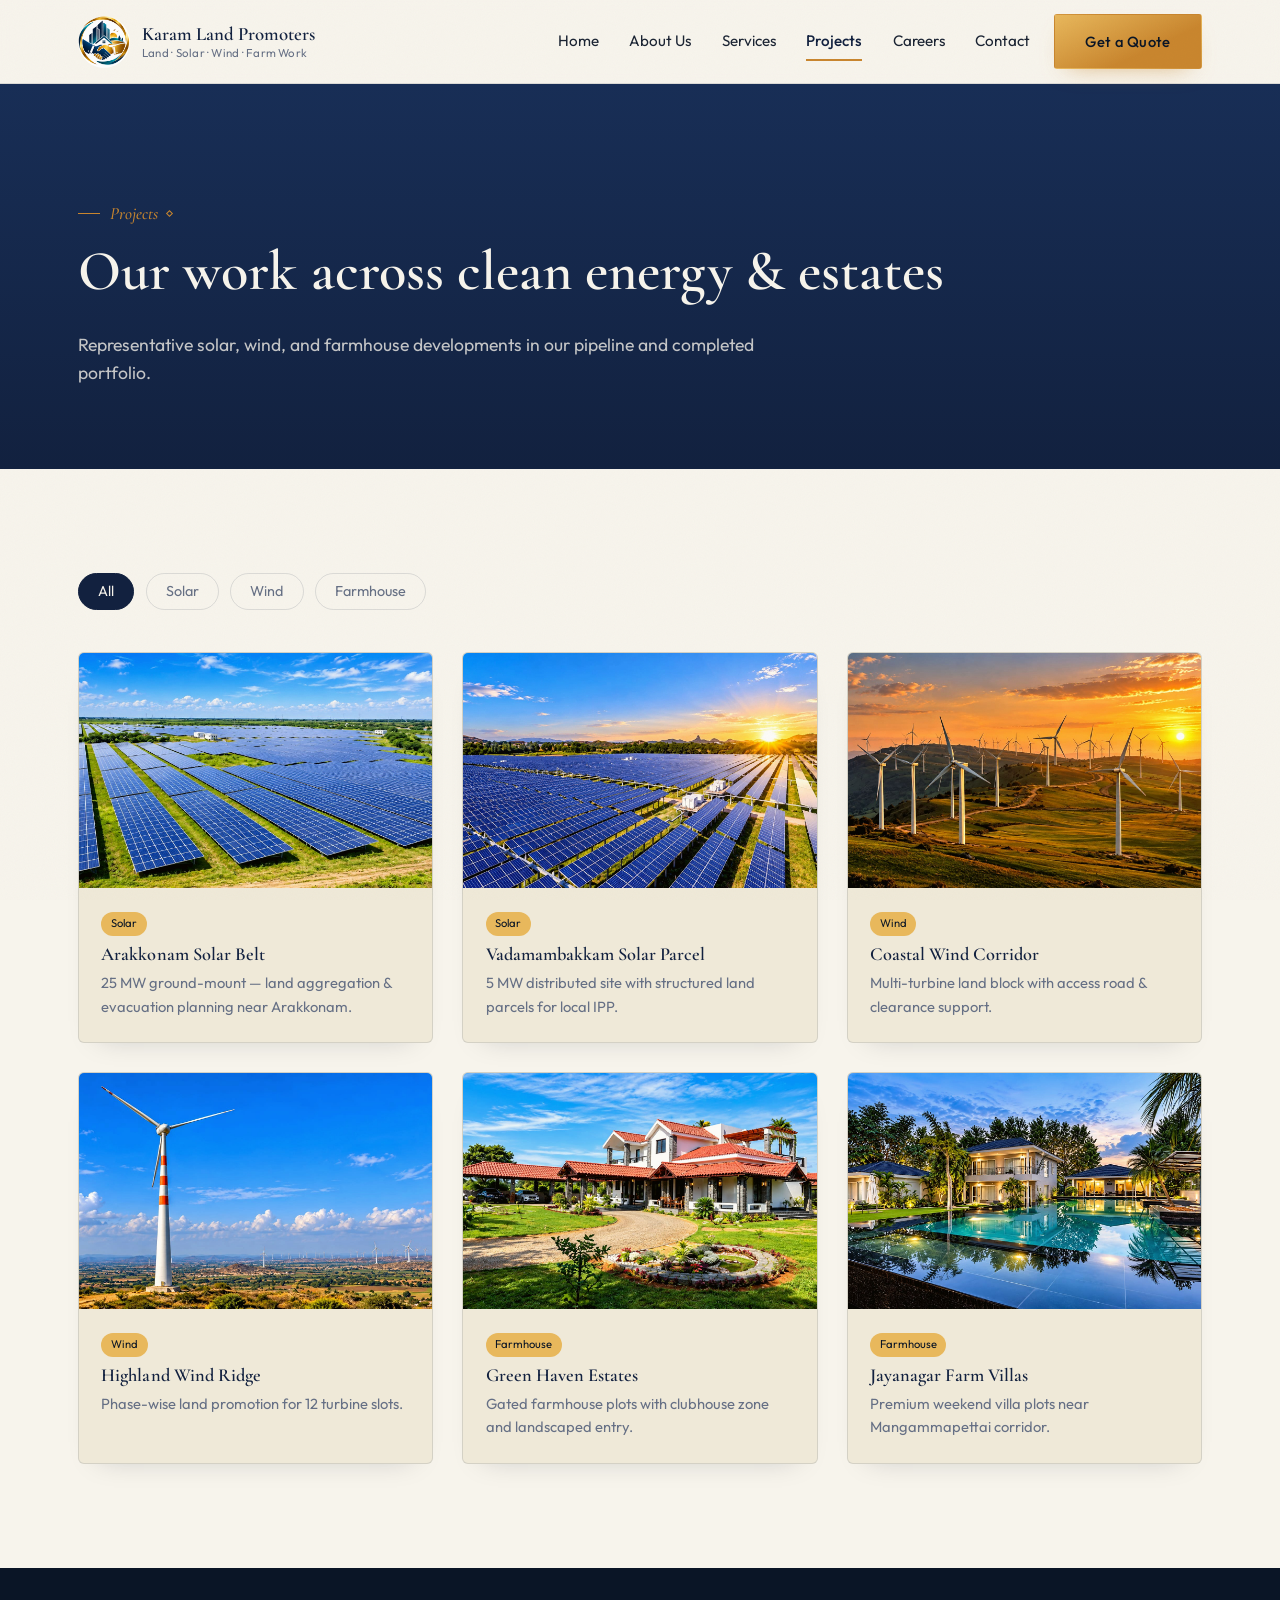
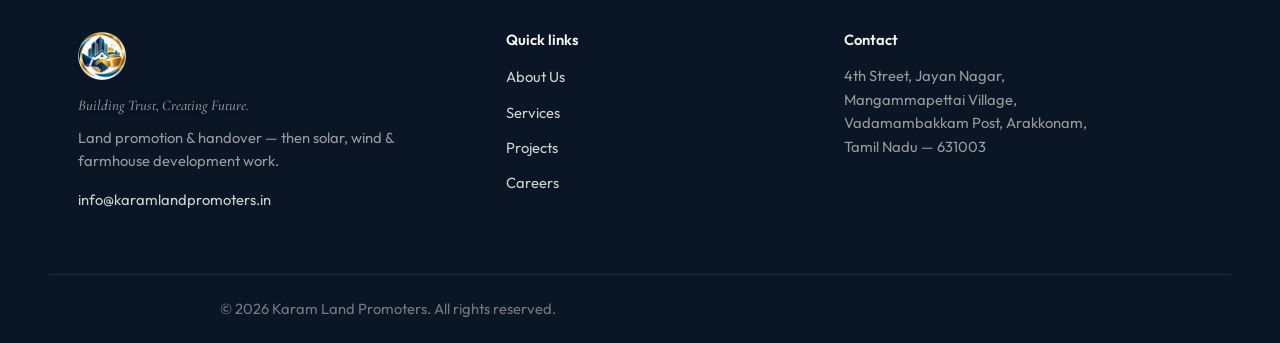
<file: projects.html>
<!DOCTYPE html>
<html lang="en">
<head>
  <meta charset="UTF-8" />
  <meta name="viewport" content="width=device-width, initial-scale=1.0" />
  <title>Land Projects in Tamil Nadu | Karam Land Promoters</title>
  <meta name="description" content="Explore land, solar, wind, and farmhouse development projects by Karam Land Promoters across Tamil Nadu." />

<link rel="canonical" href="https://www.karamlandpromoters.in/projects.html" />

<meta name="robots" content="index, follow" />
  <meta property="og:type" content="website" />
  <meta property="og:site_name" content="Karam Land Promoters" />
  <meta property="og:title" content="Projects | Karam Land Promoters" />
  <meta property="og:description" content="Representative solar, wind, and farmhouse developments across our pipeline and completed portfolio in Tamil Nadu." />
  <meta property="og:image" content="assets/logo.png" />
  <meta name="twitter:card" content="summary" />
  <meta name="twitter:title" content="Projects | Karam Land Promoters" />
  <meta name="twitter:description" content="Representative solar, wind, and farmhouse developments in Tamil Nadu." />
  <meta name="twitter:image" content="assets/logo.png" />
  <link rel="preconnect" href="https://fonts.googleapis.com" />
  <link rel="preconnect" href="https://fonts.gstatic.com" crossorigin />
  <link href="https://fonts.googleapis.com/css2?family=Cormorant+Garamond:ital,wght@0,500;0,600;1,500&family=Outfit:wght@300;400;500;600;700&display=swap" rel="stylesheet" />
  <link rel="icon" href="assets/favicon.png" type="image/png" />
  <link rel="stylesheet" href="css/styles.css" />
</head>
<body>
  <header class="site-header">
    <div class="header-inner container">
      <a class="brand" href="index.html">
        <img src="assets/logo.png" alt="Karam Land Promoters" class="brand-logo" width="52" height="52" />
        <span class="brand-text">
          <span class="brand-name">Karam Land Promoters</span>
          <span class="brand-tag">Land · Solar · Wind · Farm Work</span>
        </span>
      </a>
      <button class="nav-toggle" type="button" aria-label="Open menu" aria-expanded="false"><span></span><span></span><span></span></button>
      <nav class="main-nav" aria-label="Primary">
        <a href="index.html">Home</a>
        <a href="about.html">About Us</a>
        <a href="services.html">Services</a>
        <a href="projects.html" class="active">Projects</a>
        <a href="careers.html">Careers</a>
        <a href="contact.html">Contact</a>
      </nav>
      <a class="btn btn-gold header-cta" href="contact.html">Get a Quote</a>
    </div>
  </header>

  <main>
    <section class="page-hero">
      <div class="container">
        <p class="eyebrow">Projects</p>
        <h1>Our work across clean energy &amp; estates</h1>
        <p class="lead">Representative solar, wind, and farmhouse developments in our pipeline and completed portfolio.</p>
      </div>
    </section>

    <section class="section">
      <div class="container">
        <div class="projects-filter">
          <button type="button" class="filter-btn active" data-filter="all">All</button>
          <button type="button" class="filter-btn" data-filter="solar">Solar</button>
          <button type="button" class="filter-btn" data-filter="wind">Wind</button>
          <button type="button" class="filter-btn" data-filter="farmhouse">Farmhouse</button>
        </div>

        <div class="projects-grid">
          <article class="project-card" data-category="solar">
            <img class="thumb" src="assets/images/solar-1.jpg" alt="Arakkonam Solar Belt" width="600" height="400" loading="lazy" />
            <div class="body">
              <span class="badge">Solar</span>
              <h3>Arakkonam Solar Belt</h3>
              <p>25 MW ground-mount — land aggregation &amp; evacuation planning near Arakkonam.</p>
            </div>
          </article>
          <article class="project-card" data-category="solar">
            <img class="thumb" src="assets/images/solar-2.jpg" alt="Vadamambakkam solar parcel" width="600" height="400" loading="lazy" />
            <div class="body">
              <span class="badge">Solar</span>
              <h3>Vadamambakkam Solar Parcel</h3>
              <p>5 MW distributed site with structured land parcels for local IPP.</p>
            </div>
          </article>
          <article class="project-card" data-category="wind">
            <img class="thumb" src="assets/images/wind-3.jpg" alt="Coastal wind corridor" width="600" height="400" loading="lazy" />
            <div class="body">
              <span class="badge">Wind</span>
              <h3>Coastal Wind Corridor</h3>
              <p>Multi-turbine land block with access road &amp; clearance support.</p>
            </div>
          </article>
          <article class="project-card" data-category="wind">
            <img class="thumb" src="assets/images/wind-2.jpg" alt="Highland wind ridge" width="600" height="400" loading="lazy" />
            <div class="body">
              <span class="badge">Wind</span>
              <h3>Highland Wind Ridge</h3>
              <p>Phase-wise land promotion for 12 turbine slots.</p>
            </div>
          </article>
          <article class="project-card" data-category="farmhouse">
            <img class="thumb" src="assets/images/farm-1.jpg" alt="Green Haven Estates" width="600" height="400" loading="lazy" />
            <div class="body">
              <span class="badge">Farmhouse</span>
              <h3>Green Haven Estates</h3>
              <p>Gated farmhouse plots with clubhouse zone and landscaped entry.</p>
            </div>
          </article>
          <article class="project-card" data-category="farmhouse">
            <img class="thumb" src="assets/images/farm-2.jpg" alt="Jayanagar farm villas" width="600" height="400" loading="lazy" />
            <div class="body">
              <span class="badge">Farmhouse</span>
              <h3>Jayanagar Farm Villas</h3>
              <p>Premium weekend villa plots near Mangammapettai corridor.</p>
            </div>
          </article>
        </div>
      </div>
    </section>
  </main>

  <footer class="site-footer">
    <div class="container footer-grid">
      <div class="footer-brand">
        <img src="assets/logo.png" alt="" width="48" height="48" />
        <p class="script">Building Trust, Creating Future.</p>
        <p>Land promotion &amp; handover — then solar, wind &amp; farmhouse development work.</p>
        <p><a href="mailto:info@karamlandpromoters.in">info@karamlandpromoters.in</a></p>
      </div>
      <div>
        <h4>Quick links</h4>
        <ul class="footer-links">
          <li><a href="about.html">About Us</a></li>
          <li><a href="services.html">Services</a></li>
          <li><a href="projects.html">Projects</a></li>
          <li><a href="careers.html">Careers</a></li>
        </ul>
      </div>
      <div>
        <h4>Contact</h4>
        <p>4th Street, Jayan Nagar,<br />Mangammapettai Village,<br />Vadamambakkam Post, Arakkonam,<br />Tamil Nadu — 631003</p>
        
      </div>
    </div>
    <div class="footer-bottom container">
      <p>© <span id="year"></span> Karam Land Promoters. All rights reserved.</p>
    </div>
  </footer>
  <script src="js/main.js"></script>
</body>
</html>
</file>
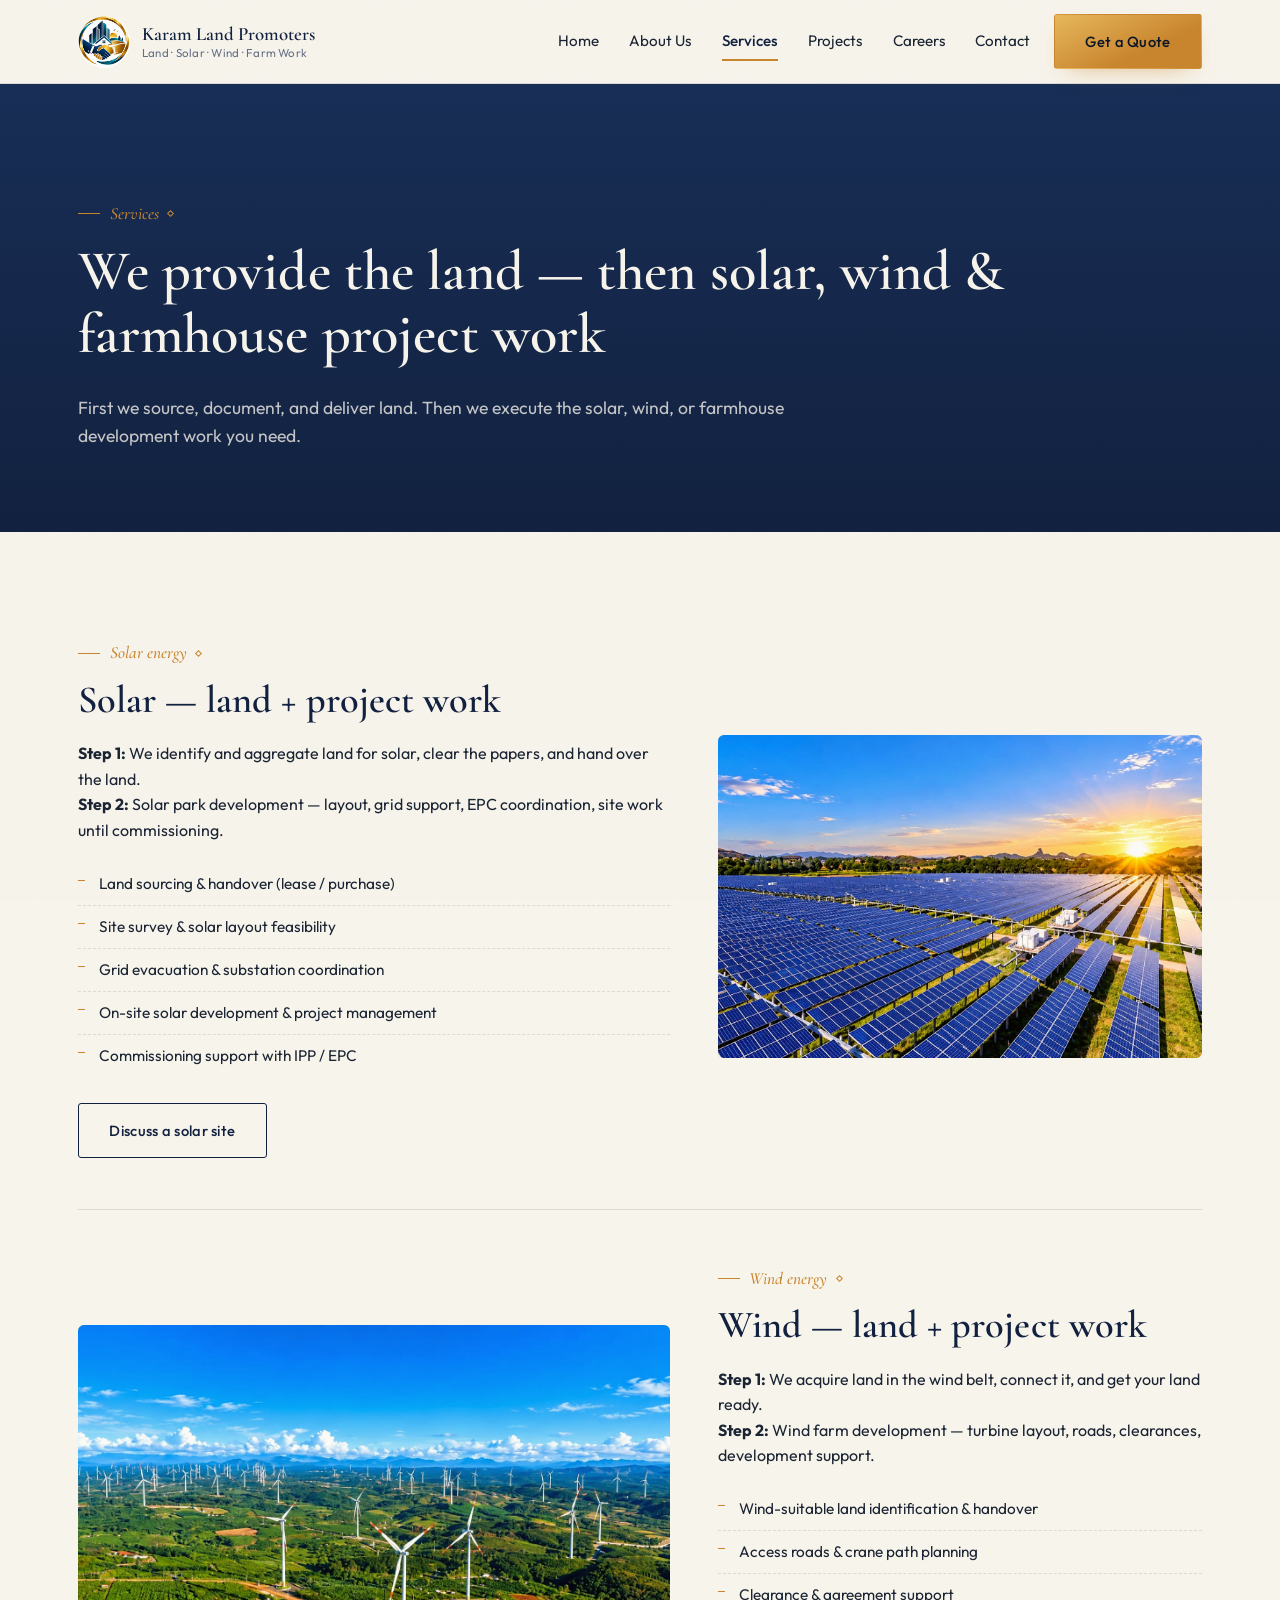
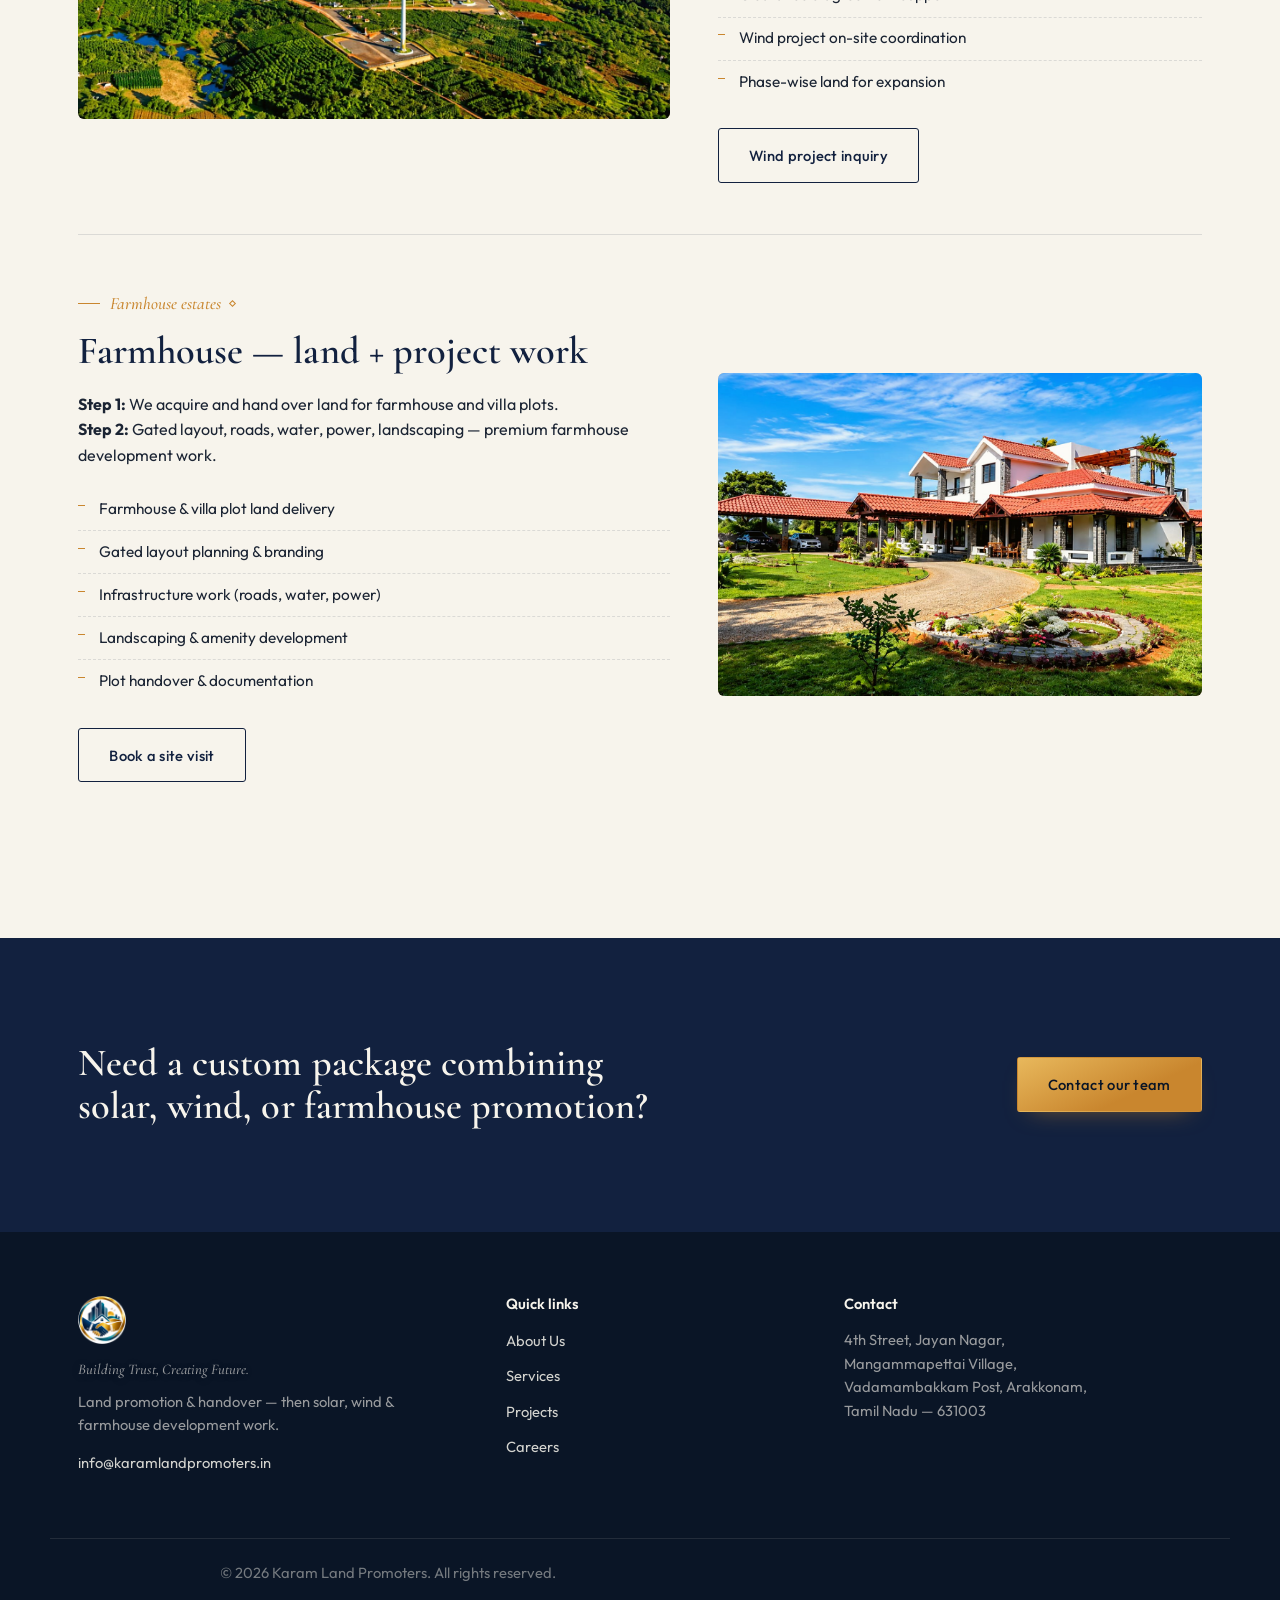
<file: services.html>
<!DOCTYPE html>
<html lang="en">
<head>
  <meta charset="UTF-8" />
  <meta name="viewport" content="width=device-width, initial-scale=1.0" />
  <title>Land & Property Services | Karam Land Promoters</title>
  <meta name="description" content="Karam Land Promoters provides land sourcing, property development, solar park, wind farm, and premium farmhouse development services in Tamil Nadu." />

<link rel="canonical" href="https://www.karamlandpromoters.in/services.html" />

<meta name="robots" content="index, follow" />
  <meta property="og:type" content="website" />
  <meta property="og:site_name" content="Karam Land Promoters" />
  <meta property="og:title" content="Services | Karam Land Promoters" />
  <meta property="og:description" content="Land sourcing and handover, then solar park, wind farm, and premium farmhouse development work — end to end." />
  <meta property="og:image" content="assets/logo.png" />
  <meta name="twitter:card" content="summary" />
  <meta name="twitter:title" content="Services | Karam Land Promoters" />
  <meta name="twitter:description" content="Land sourcing and handover, then solar, wind, and farmhouse development work." />
  <meta name="twitter:image" content="assets/logo.png" />
  <link rel="preconnect" href="https://fonts.googleapis.com" />
  <link rel="preconnect" href="https://fonts.gstatic.com" crossorigin />
  <link href="https://fonts.googleapis.com/css2?family=Cormorant+Garamond:ital,wght@0,500;0,600;1,500&family=Outfit:wght@300;400;500;600;700&display=swap" rel="stylesheet" />
  <link rel="icon" href="assets/favicon.png" type="image/png" />
  <link rel="stylesheet" href="css/styles.css" />
</head>
<body>
  <header class="site-header">
    <div class="header-inner container">
      <a class="brand" href="index.html">
        <img src="assets/logo.png" alt="Karam Land Promoters" class="brand-logo" width="52" height="52" />
        <span class="brand-text">
          <span class="brand-name">Karam Land Promoters</span>
          <span class="brand-tag">Land · Solar · Wind · Farm Work</span>
        </span>
      </a>
      <button class="nav-toggle" type="button" aria-label="Open menu" aria-expanded="false"><span></span><span></span><span></span></button>
      <nav class="main-nav" aria-label="Primary">
        <a href="index.html">Home</a>
        <a href="about.html">About Us</a>
        <a href="services.html" class="active">Services</a>
        <a href="projects.html">Projects</a>
        <a href="careers.html">Careers</a>
        <a href="contact.html">Contact</a>
      </nav>
      <a class="btn btn-gold header-cta" href="contact.html">Get a Quote</a>
    </div>
  </header>

  <main>
    <section class="page-hero">
      <div class="container">
        <p class="eyebrow">Services</p>
        <h1>We provide the land — then solar, wind &amp; farmhouse project work</h1>
        <p class="lead">First we source, document, and deliver land. Then we execute the solar, wind, or farmhouse development work you need.</p>
      </div>
    </section>

    <section class="section">
      <div class="container">
        <article class="service-block" id="solar">
          <div>
            <p class="eyebrow">Solar energy</p>
            <h2>Solar — land + project work</h2>
            <p><strong>Step 1:</strong> We identify and aggregate land for solar, clear the papers, and hand over the land.<br /><strong>Step 2:</strong> Solar park development — layout, grid support, EPC coordination, site work until commissioning.</p>
            <ul class="service-list">
              <li>Land sourcing &amp; handover (lease / purchase)</li>
              <li>Site survey &amp; solar layout feasibility</li>
              <li>Grid evacuation &amp; substation coordination</li>
              <li>On-site solar development &amp; project management</li>
              <li>Commissioning support with IPP / EPC</li>
            </ul>
            <a class="btn btn-navy" href="contact.html">Discuss a solar site</a>
          </div>
          <img class="service-visual" src="assets/images/solar-2.jpg" alt="Solar park development" width="900" height="600" loading="lazy" />
        </article>

        <article class="service-block" id="wind">
          <div>
            <p class="eyebrow">Wind energy</p>
            <h2>Wind — land + project work</h2>
            <p><strong>Step 1:</strong> We acquire land in the wind belt, connect it, and get your land ready.<br /><strong>Step 2:</strong> Wind farm development — turbine layout, roads, clearances, development support.</p>
            <ul class="service-list">
              <li>Wind-suitable land identification &amp; handover</li>
              <li>Access roads &amp; crane path planning</li>
              <li>Clearance &amp; agreement support</li>
              <li>Wind project on-site coordination</li>
              <li>Phase-wise land for expansion</li>
            </ul>
            <a class="btn btn-navy" href="contact.html">Wind project inquiry</a>
          </div>
          <img class="service-visual" src="assets/images/wind-1.jpg" alt="Wind energy land promotion" width="900" height="600" loading="lazy" />
        </article>

        <article class="service-block" id="farmhouse">
          <div>
            <p class="eyebrow">Farmhouse estates</p>
            <h2>Farmhouse — land + project work</h2>
            <p><strong>Step 1:</strong> We acquire and hand over land for farmhouse and villa plots.<br /><strong>Step 2:</strong> Gated layout, roads, water, power, landscaping — premium farmhouse development work.</p>
            <ul class="service-list">
              <li>Farmhouse &amp; villa plot land delivery</li>
              <li>Gated layout planning &amp; branding</li>
              <li>Infrastructure work (roads, water, power)</li>
              <li>Landscaping &amp; amenity development</li>
              <li>Plot handover &amp; documentation</li>
            </ul>
            <a class="btn btn-navy" href="contact.html">Book a site visit</a>
          </div>
          <img class="service-visual" src="assets/images/farm-1.jpg" alt="Premium farmhouse layouts" width="900" height="600" loading="lazy" />
        </article>
      </div>
    </section>

    <section class="section cta-strip">
      <div class="container cta-inner">
        <h2>Need a custom package combining solar, wind, or farmhouse promotion?</h2>
        <a class="btn btn-gold" href="contact.html">Contact our team</a>
      </div>
    </section>
  </main>

  <footer class="site-footer">
    <div class="container footer-grid">
      <div class="footer-brand">
        <img src="assets/logo.png" alt="" width="48" height="48" />
        <p class="script">Building Trust, Creating Future.</p>
        <p>Land promotion &amp; handover — then solar, wind &amp; farmhouse development work.</p>
        <p><a href="mailto:info@karamlandpromoters.in">info@karamlandpromoters.in</a></p>
      </div>
      <div>
        <h4>Quick links</h4>
        <ul class="footer-links">
          <li><a href="about.html">About Us</a></li>
          <li><a href="services.html">Services</a></li>
          <li><a href="projects.html">Projects</a></li>
          <li><a href="careers.html">Careers</a></li>
        </ul>
      </div>
      <div>
        <h4>Contact</h4>
        <p>4th Street, Jayan Nagar,<br />Mangammapettai Village,<br />Vadamambakkam Post, Arakkonam,<br />Tamil Nadu — 631003</p>
        
      </div>
    </div>
    <div class="footer-bottom container">
      <p>© <span id="year"></span> Karam Land Promoters. All rights reserved.</p>
    </div>
  </footer>
  <script src="js/main.js"></script>
</body>
</html>
</file>
<file: css/styles.css>
/* ==========================================================================
   Karam Land Promoters — Design System
   Matches the brand's business-card identity: deep navy as the primary
   dark tone, warm gold as the accent, and a bright turquoise-teal as the
   secondary accent, on a warm parchment/white base. Cormorant Garamond
   for display, Outfit for everything functional.
   ========================================================================== */

:root {
  /* --- Color tokens --- */
  --ink: #12213F;          /* deep forest-ink: dark sections, primary text */
  --ink-950: #0A1526;       /* darkest, footer / true-dark backgrounds */
  --navy: #12213F;          /* alias kept for inline styles in markup */
  --paper: #F7F4EC;         /* warm parchment page background */
  --white: #F7F4EC;         /* alias kept for inline styles in markup */
  --paper-deep: #EFE9D8;    /* slightly deeper parchment for panels */
  --gold: #C9862E;          /* primary accent — buttons, rules, links */
  --gold-light: #E8B85C;    /* highlight / gradient partner */
  --clay: #C2701F;          /* farmhouse / land accent, used sparingly */
  --teal: #17A8A3;          /* sage — renewable energy accent + success */
  --sage-deep: #0F2A52;
  --text: #1B2433;
  --text-muted: #667085;
  --line: rgba(18, 33, 63, 0.12);
  --line-gold: rgba(201, 134, 46, 0.35);

  /* --- Type --- */
  --font-display: "Cormorant Garamond", "Iowan Old Style", Georgia, serif;
  --font-body: "Outfit", "Segoe UI", system-ui, sans-serif;

  /* --- Layout --- */
  --container-w: 1180px;
  --radius-sm: 3px;
  --radius-md: 6px;
  --shadow-card: 0 18px 40px -24px rgba(10, 21, 38, 0.45);
  --ease: cubic-bezier(.22,.61,.36,1);
}

/* --- Reset --- */
* , *::before, *::after { box-sizing: border-box; }
html { scroll-behavior: smooth; scroll-padding-top: 96px; }
body {
  margin: 0;
  background: var(--paper);
  color: var(--text);
  font-family: var(--font-body);
  font-size: 16px;
  line-height: 1.6;
  -webkit-font-smoothing: antialiased;
  position: relative;
}
body::before {
  content: "";
  position: fixed;
  inset: 0;
  z-index: 9999;
  pointer-events: none;
  opacity: 0.035;
  mix-blend-mode: multiply;
  background-image: url("data:image/svg+xml;utf8,<svg xmlns='http://www.w3.org/2000/svg' width='160' height='160'><filter id='n'><feTurbulence type='fractalNoise' baseFrequency='0.9' numOctaves='2' stitchTiles='stitch'/></filter><rect width='100%25' height='100%25' filter='url(%23n)'/></svg>");
}
img { max-width: 100%; height: auto; display: block; }
a { color: inherit; text-decoration: none; }
ul { margin: 0; padding: 0; list-style: none; }
button { font-family: inherit; cursor: pointer; }
input, textarea, select { font-family: inherit; font-size: 1rem; }

:focus-visible {
  outline: 2px solid var(--gold);
  outline-offset: 3px;
}

@media (prefers-reduced-motion: reduce) {
  html { scroll-behavior: auto; }
  * , *::before, *::after {
    animation-duration: 0.001ms !important;
    animation-iteration-count: 1 !important;
    transition-duration: 0.001ms !important;
  }
}

/* --- Type scale --- */
h1, h2, h3, h4 {
  font-family: var(--font-display);
  color: var(--ink);
  font-weight: 600;
  line-height: 1.12;
  margin: 0 0 0.5em;
  letter-spacing: 0.001em;
}
h1 { font-size: clamp(2.4rem, 4.4vw, 3.7rem); font-weight: 600; }
h2 { font-size: clamp(1.9rem, 3vw, 2.6rem); }
h3 { font-size: 1.28rem; font-weight: 600; }
p { margin: 0 0 1em; max-width: 62ch; color: var(--text); }
.section-head p, .split-text p, .value-item p, .job-card p { color: var(--text-muted); }

.script {
  font-family: var(--font-display);
  font-style: italic;
  font-weight: 500;
  color: var(--gold);
  font-size: 1.3rem;
  text-shadow: 0 1px 8px rgba(10,21,38,0.25);
}

.hero-content .script,
.hero-content .eyebrow { color: var(--gold-light); text-shadow: 0 1px 10px rgba(10,21,38,0.55); }
.hero-content .eyebrow::before,
.hero-content .eyebrow::after { background: var(--gold-light); border-color: var(--gold-light); }

.eyebrow {
  font-family: var(--font-display);
  font-style: italic;
  font-weight: 500;
  color: var(--gold);
  font-size: 1.08rem;
  display: inline-flex;
  align-items: center;
  gap: 0.55em;
  margin: 0 0 0.7em;
}
.eyebrow::before {
  content: "";
  display: inline-block;
  width: 22px;
  height: 1px;
  background: var(--gold);
  flex-shrink: 0;
}
.eyebrow::after {
  content: "";
  display: inline-block;
  width: 5px;
  height: 5px;
  border: 1px solid var(--gold);
  transform: rotate(45deg);
  flex-shrink: 0;
}
.gold {
  background: linear-gradient(100deg, #C9862E 0%, #F5D69A 22%, #E8B85C 40%, #C9862E 55%, #F0C868 75%, #C9862E 100%);
  background-size: 300% auto;
  -webkit-background-clip: text;
  background-clip: text;
  color: transparent;
  filter: drop-shadow(0 1px 1px rgba(10,21,38,0.35));
  animation: goldShimmer 7s linear infinite;
}
@keyframes goldShimmer {
  0% { background-position: 0% 50%; }
  100% { background-position: 300% 50%; }
}

/* --- Layout --- */
.container { max-width: var(--container-w); margin: 0 auto; padding: 0 28px; }
.section { padding: 6.5rem 0; }
.section-dark { background: var(--ink); color: var(--paper); }
.section-dark h2, .section-dark h3 { color: var(--paper); }
.section-dark p { color: rgba(247,244,236,0.72); }
.section-dark .eyebrow { color: var(--gold-light); }
.section-dark .eyebrow::before { background: var(--gold-light); }
.section-dark .eyebrow::after { border-color: var(--gold-light); }

.section-head { max-width: 640px; margin: 0 0 3rem; }
.section-head.row {
  display: flex;
  align-items: flex-end;
  justify-content: space-between;
  gap: 2rem;
  max-width: none;
}
.section-head.row > div { max-width: 640px; }

.link-gold {
  color: var(--gold);
  font-weight: 500;
  border-bottom: 1px solid var(--line-gold);
  padding-bottom: 2px;
  white-space: nowrap;
  transition: border-color 0.2s var(--ease), opacity 0.2s var(--ease);
}
.link-gold:hover { border-color: var(--gold); }

/* --- Buttons --- */
.btn {
  position: relative;
  display: inline-flex;
  align-items: center;
  justify-content: center;
  gap: 0.5em;
  padding: 0.9rem 1.9rem;
  font-size: 0.92rem;
  font-weight: 500;
  letter-spacing: 0.02em;
  border-radius: var(--radius-sm);
  border: 1px solid transparent;
  overflow: hidden;
  transition: transform 0.25s var(--ease), background 0.25s var(--ease), color 0.25s var(--ease), border-color 0.25s var(--ease), box-shadow 0.25s var(--ease);
}
.btn::after {
  content: "";
  position: absolute;
  top: 0; bottom: 0; left: -60%;
  width: 40%;
  background: linear-gradient(120deg, transparent, rgba(255,255,255,0.35), transparent);
  transform: skewX(-20deg);
  transition: left 0.65s var(--ease);
}
.btn:hover::after { left: 130%; }
.btn-gold {
  background: linear-gradient(155deg, var(--gold-light) 0%, var(--gold) 65%);
  color: var(--ink-950);
  box-shadow: 0 10px 24px -14px rgba(201,134,46,0.65);
}
.btn-gold:hover { transform: translateY(-2px); box-shadow: 0 16px 30px -14px rgba(201,134,46,0.75); }
.btn-navy {
  background: transparent;
  border-color: var(--ink);
  color: var(--ink);
}
.btn-navy:hover { background: var(--ink); color: var(--paper); transform: translateY(-2px); }
.btn-outline-light {
  background: transparent;
  border-color: rgba(247,244,236,0.55);
  color: var(--paper);
}
.btn-outline-light:hover { background: rgba(247,244,236,0.12); border-color: var(--paper); transform: translateY(-2px); }

/* ==========================================================================
   Top bar + Header
   ========================================================================== */
.top-bar {
  background: var(--ink-950);
  color: rgba(247,244,236,0.75);
  font-size: 0.85rem;
}
.top-bar-inner {
  display: flex;
  justify-content: space-between;
  align-items: center;
  padding: 0.5rem 0;
  gap: 1rem;
  flex-wrap: wrap;
}
.top-bar a { color: var(--gold-light); }

.site-header {
  position: sticky;
  top: 0;
  z-index: 50;
  background: rgba(247, 244, 236, 0.92);
  backdrop-filter: blur(10px);
  border-bottom: 1px solid var(--line);
  transition: box-shadow 0.25s var(--ease);
}
.site-header.is-scrolled { box-shadow: 0 8px 24px -18px rgba(10,21,38,0.35); }

.header-inner {
  display: flex;
  align-items: center;
  gap: 1.5rem;
  padding: 0.9rem 28px;
}
.brand { display: flex; align-items: center; gap: 0.75rem; margin-right: auto; }
.brand-logo { flex-shrink: 0; }
.brand-text { display: flex; flex-direction: column; line-height: 1.2; }
.brand-name {
  font-family: var(--font-display);
  font-weight: 600;
  font-size: 1.18rem;
  color: var(--ink);
}
.brand-tag { font-size: 0.72rem; color: var(--text-muted); letter-spacing: 0.02em; }

.main-nav { display: flex; align-items: center; gap: 1.9rem; }
.main-nav a {
  position: relative;
  font-size: 0.95rem;
  color: var(--text);
  padding: 0.3rem 0;
  transition: color 0.25s var(--ease);
}
.main-nav a:hover { color: var(--gold); }
.main-nav a::after {
  content: "";
  position: absolute;
  left: 0; right: 100%;
  bottom: -2px;
  height: 1.5px;
  background: var(--gold);
  transition: right 0.25s var(--ease);
}
.main-nav a:hover::after, .main-nav a.active::after { right: 0; }
.main-nav a.active { color: var(--ink); font-weight: 500; }

.nav-toggle {
  display: none;
  flex-direction: column;
  justify-content: center;
  gap: 5px;
  width: 34px;
  height: 34px;
  background: none;
  border: none;
  padding: 0;
}
.nav-toggle span {
  display: block;
  width: 100%;
  height: 2px;
  background: var(--ink);
  transition: transform 0.25s var(--ease), opacity 0.2s var(--ease);
}
.nav-toggle[aria-expanded="true"] span:nth-child(1) { transform: translateY(7px) rotate(45deg); }
.nav-toggle[aria-expanded="true"] span:nth-child(2) { opacity: 0; }
.nav-toggle[aria-expanded="true"] span:nth-child(3) { transform: translateY(-7px) rotate(-45deg); }

/* ==========================================================================
   Hero (home)
   ========================================================================== */
.hero {
  position: relative;
  min-height: 88vh;
  display: flex;
  align-items: flex-end;
  overflow: hidden;
  color: var(--paper);
}
.hero-slides { position: absolute; inset: 0; }
.hero-slide {
  position: absolute; inset: 0;
  opacity: 0;
  transition: opacity 1.2s var(--ease);
}
.hero-slide.active { opacity: 1; }
.slide-solar,
.slide-wind,
.slide-farm {
  background-size: cover;
  background-position: center;
}
.slide-solar { background-image:
  linear-gradient(160deg, rgba(22,40,76,0.68) 0%, rgba(18,33,63,0.55) 55%, rgba(10,21,38,0.8) 100%),
  url("../assets/images/solar-3.jpg"); }
.slide-wind { background-image:
  linear-gradient(160deg, rgba(18,33,63,0.68) 0%, rgba(28,50,90,0.55) 55%, rgba(10,21,38,0.8) 100%),
  url("../assets/images/wind-3.jpg"); }
.slide-farm { background-image:
  linear-gradient(160deg, rgba(18,30,56,0.68) 0%, rgba(32,48,84,0.55) 55%, rgba(10,21,38,0.8) 100%),
  url("../assets/images/farm-2.jpg"); }

.hero-shade {
  position: absolute; inset: 0;
  background: linear-gradient(180deg, rgba(10,21,38,0.58) 0%, rgba(10,21,38,0.64) 35%, rgba(10,21,38,0.9) 100%);
}
.hero-shade::after {
  content: "";
  position: absolute;
  left: 0; right: 0; bottom: 0;
  height: 90px;
  background: linear-gradient(180deg, transparent, rgba(10,21,38,0.35));
}
.hero-overlay {
  position: absolute; inset: 0;
  background-image:
    linear-gradient(rgba(247,244,236,0.05) 1px, transparent 1px),
    linear-gradient(90deg, rgba(247,244,236,0.05) 1px, transparent 1px);
  background-size: 64px 64px;
  mask-image: linear-gradient(180deg, black, transparent 75%);
}
.hero-accent {
  position: absolute;
  right: -10%;
  top: -15%;
  width: 620px;
  height: 620px;
  border: 1px solid rgba(232,184,92,0.18);
  border-radius: 50%;
}
.hero-accent::after {
  content: "";
  position: absolute;
  inset: 46px;
  border: 1px solid rgba(232,184,92,0.12);
  border-radius: 50%;
}

.hero-content { position: relative; z-index: 2; padding-bottom: 5rem; padding-top: 8rem; max-width: 900px; margin: 0 auto; text-align: center; animation: heroIn 1s var(--ease) both; }
@keyframes heroIn {
  from { opacity: 0; transform: translateY(18px); }
  to { opacity: 1; transform: none; }
}
.hero-badge {
  display: inline-flex;
  align-items: center;
  gap: 0.5em;
  font-size: 0.82rem;
  font-weight: 500;
  letter-spacing: 0.01em;
  color: var(--paper);
  background: rgba(247,244,236,0.1);
  border: 1px solid rgba(247,244,236,0.25);
  backdrop-filter: blur(6px);
  padding: 0.55rem 1.2rem;
  border-radius: 999px;
  margin-bottom: 1.8rem;
}
.hero-badge-icon { color: var(--gold-light); font-size: 0.95em; }
.hero-heading {
  color: var(--paper);
  margin-bottom: 1rem;
  font-family: var(--font-body);
  font-weight: 800;
  font-size: clamp(2.6rem, 5vw, 4.3rem);
  line-height: 1.14;
  letter-spacing: -0.02em;
  text-shadow: 0 2px 18px rgba(10,21,38,0.5);
}
.hero-heading .gold { filter: drop-shadow(0 2px 6px rgba(10,21,38,0.4)); }
.hero-desc { color: rgba(247,244,236,0.88); max-width: 60ch; margin: 0 auto; text-shadow: 0 1px 12px rgba(10,21,38,0.6); }
.hero-actions { display: flex; gap: 1rem; flex-wrap: wrap; margin: 2.6rem 0 0; justify-content: center; }
.btn-arrow { display: inline-block; transition: transform 0.3s var(--ease); }
.btn-gold:hover .btn-arrow { transform: translateX(4px); }
.hero-stats {
  display: flex;
  gap: 3.5rem;
  justify-content: center;
  padding-top: 2.4rem;
  flex-wrap: wrap;
}
.hero-stats strong {
  display: block;
  font-family: var(--font-body);
  font-size: 2.4rem;
  font-weight: 700;
  line-height: 1.1;
  color: var(--paper);
  text-shadow: 0 2px 14px rgba(10,21,38,0.6);
  margin-bottom: 0.15em;
}
.hero-stats span { font-size: 0.88rem; color: rgba(247,244,236,0.75); letter-spacing: 0.01em; }

.hero-dots {
  position: absolute;
  bottom: 1.6rem;
  right: 28px;
  z-index: 3;
  display: flex;
  gap: 0.5rem;
}
.hero-dots button {
  width: 26px;
  height: 3px;
  border: none;
  background: rgba(247,244,236,0.35);
  padding: 0;
  transition: background 0.2s var(--ease);
}
.hero-dots button.active { background: var(--gold-light); }

/* --- Page hero (inner pages) --- */
.page-hero {
  padding: 7rem 0 4rem;
  background: linear-gradient(180deg, #182E56 0%, var(--ink) 100%);
  color: var(--paper);
}
.page-hero h1 { color: var(--paper); }
.page-hero .lead { color: rgba(247,244,236,0.78); font-size: 1.1rem; max-width: 60ch; }
.page-hero .script { color: var(--gold-light); }

/* --- Logo strip --- */
.logo-strip { border-bottom: 1px solid var(--line); background: var(--paper-deep); }
.logo-strip-inner {
  display: flex;
  gap: 0.9rem;
  justify-content: center;
  flex-wrap: wrap;
  padding: 1rem 28px;
  color: var(--text-muted);
  font-size: 0.85rem;
}
.logo-strip-inner span:nth-child(odd):not(:first-child) { color: var(--gold); }

/* ==========================================================================
   Pillars (home: what we do)
   ========================================================================== */
.card-grid { display: grid; gap: 2rem; }
.card-grid.three { grid-template-columns: repeat(3, 1fr); }

.pillar-card {
  border-top: 1px solid var(--line-gold);
  padding-top: 1.4rem;
  transition: transform 0.35s var(--ease);
}
.pillar-card:hover { transform: translateY(-4px); }
.pillar-media {
  position: relative;
  aspect-ratio: 4 / 3;
  overflow: hidden;
  border-radius: var(--radius-md);
  margin-bottom: 1.3rem;
  box-shadow: inset 0 0 0 1px var(--line-gold);
}
.pillar-media img { width: 100%; height: 100%; object-fit: cover; transition: transform 0.5s var(--ease); }
.pillar-card:hover .pillar-media img { transform: scale(1.04); }
.pillar-media::after,
.service-visual::after,
.split-media.media-frame::after {
  content: "";
  position: absolute;
  inset: 0;
  background: linear-gradient(155deg, rgba(10,21,38,0.28) 0%, rgba(10,21,38,0) 38%, rgba(10,21,38,0) 65%, rgba(10,21,38,0.32) 100%);
  mix-blend-mode: multiply;
  pointer-events: none;
}
.pillar-media::before,
.service-visual::before,
.split-media.media-frame::before {
  content: "";
  position: absolute;
  inset: 10px;
  border-top: 1.5px solid transparent;
  border-left: 1.5px solid transparent;
  border-bottom: 1.5px solid transparent;
  border-right: 1.5px solid transparent;
  pointer-events: none;
  z-index: 2;
  transition: inset 0.4s var(--ease), border-color 0.4s var(--ease);
  border-image: none;
}
.pillar-media:hover::before,
.service-block:hover .service-visual::before,
.split-media.media-frame:hover::before {
  inset: 14px;
}
.pillar-card:hover .pillar-media::before,
.service-block:hover .service-visual::before {
  border-top-color: var(--gold-light);
  border-left-color: var(--gold-light);
}
.pillar-body h3 { margin-bottom: 0.4rem; }
.pillar-body a { color: var(--gold); font-weight: 500; font-size: 0.94rem; }

.reveal > * {
  opacity: 0;
  transform: translateY(16px);
  transition: opacity 0.6s var(--ease), transform 0.6s var(--ease);
}
.reveal.is-visible > * { opacity: 1; transform: none; }
.reveal.is-visible > *:nth-child(2) { transition-delay: 0.08s; }
.reveal.is-visible > *:nth-child(3) { transition-delay: 0.16s; }
.reveal.is-visible > *:nth-child(4) { transition-delay: 0.24s; }

/* ==========================================================================
   Featured projects (home)
   ========================================================================== */
.project-showcase {
  display: grid;
  grid-template-columns: 1.4fr 1fr;
  grid-template-rows: repeat(2, 1fr);
  gap: 1.4rem;
}
.project-tile { position: relative; overflow: hidden; border-radius: var(--radius-md); transition: box-shadow 0.35s var(--ease); }
.project-tile:hover { box-shadow: 0 26px 44px -26px rgba(10,21,38,0.45); }
.project-tile.large { grid-row: span 2; }
.project-img { position: absolute; inset: 0; }
.project-img img { width: 100%; height: 100%; object-fit: cover; transition: transform 0.6s var(--ease); }
.project-tile { min-height: 220px; }
.project-tile.large { min-height: 468px; }
.project-tile:hover .project-img img { transform: scale(1.06); }
.project-caption {
  position: relative;
  z-index: 2;
  margin-top: auto;
  padding: 1.4rem;
  color: var(--paper);
  background: linear-gradient(0deg, rgba(10,21,38,0.88) 0%, rgba(10,21,38,0.05) 90%);
  height: 100%;
  display: flex;
  flex-direction: column;
  justify-content: flex-end;
}
.project-caption h3 { color: var(--paper); margin: 0.3rem 0 0; font-size: 1.3rem; }
.project-caption p { color: rgba(247,244,236,0.75); margin-top: 0.3rem; font-size: 0.92rem; }
.badge {
  display: inline-block;
  font-size: 0.7rem;
  color: var(--ink-950);
  background: var(--gold-light);
  padding: 0.2rem 0.6rem;
  border-radius: 999px;
  width: fit-content;
}

/* ==========================================================================
   Process (home: how we work) — genuine sequence, ghost numerals
   ========================================================================== */
.process-grid { display: grid; grid-template-columns: repeat(4, 1fr); gap: 2rem; }
.process-step { border-left: 1px solid rgba(232,184,92,0.3); padding-left: 1.4rem; }
.process-step .num {
  display: block;
  font-family: var(--font-display);
  font-style: italic;
  font-size: 2.6rem;
  color: transparent;
  -webkit-text-stroke: 1px var(--gold-light);
  line-height: 1;
  margin-bottom: 0.6rem;
}
.process-step h3 { color: var(--paper); font-size: 1.1rem; }

/* ==========================================================================
   Trust band
   ========================================================================== */
.trust-band { background: var(--paper-deep); }
.trust-inner {
  display: grid;
  grid-template-columns: 1.2fr 1fr;
  gap: 3rem;
  align-items: center;
}
.trust-list li {
  padding: 0.9rem 0;
  border-bottom: 1px solid var(--line);
  font-size: 0.98rem;
  position: relative;
  padding-left: 1.6rem;
}
.trust-list li::before {
  content: "";
  position: absolute;
  left: 0; top: 1.15rem;
  width: 9px; height: 9px;
  border: 1.5px solid var(--gold);
  border-radius: 50%;
  background: var(--paper-deep);
}
.trust-list li:last-child { border-bottom: none; }

/* ==========================================================================
   CTA strip
   ========================================================================== */
.cta-strip { background: var(--ink); color: var(--paper); }
.cta-inner { display: flex; align-items: center; justify-content: space-between; gap: 2rem; flex-wrap: wrap; }
.cta-inner h2 { color: var(--paper); max-width: 34ch; margin: 0; }

/* ==========================================================================
   Split sections (About)
   ========================================================================== */
.split { display: grid; grid-template-columns: 1fr 1fr; gap: 3.5rem; align-items: center; }
.split.reverse .split-media { order: -1; }
.split-media { position: relative; width: 100%; height: auto; aspect-ratio: 4/3; object-fit: cover; border-radius: var(--radius-md); overflow: hidden; }
.media-frame { border: 1px solid var(--line-gold); }
.split-text h2 { margin-top: 1.2rem; }
.split-text h2:first-child { margin-top: 0; }

.values-grid { display: grid; grid-template-columns: repeat(4, 1fr); gap: 2rem; }
.value-item { border-top: 1px solid var(--line-gold); padding-top: 1.1rem; }
.value-item h3 { font-size: 1.1rem; margin-bottom: 0.35rem; }

/* ==========================================================================
   Services
   ========================================================================== */
.service-block {
  display: grid;
  grid-template-columns: 1.1fr 0.9fr;
  gap: 3rem;
  align-items: center;
  padding: 3.2rem 0;
  border-bottom: 1px solid var(--line);
}
.service-block:first-child { padding-top: 0; }
.service-block:last-child { border-bottom: none; }
.service-block:nth-child(even) .service-visual { order: -1; }
.service-visual { position: relative; width: 100%; height: auto; border-radius: var(--radius-md); overflow: hidden; aspect-ratio: 3/2; object-fit: cover; box-shadow: inset 0 0 0 1px var(--line-gold); }
.service-visual img { width: 100%; height: 100%; object-fit: cover; }
.service-list { margin: 1.2rem 0 1.6rem; }
.service-list li {
  padding: 0.55rem 0 0.55rem 1.3rem;
  border-bottom: 1px dashed var(--line);
  position: relative;
  color: var(--text);
  font-size: 0.96rem;
}
.service-list li::before {
  content: "";
  position: absolute; left: 0; top: 1.05rem;
  width: 7px; height: 1px; background: var(--gold);
}
.service-list li:last-child { border-bottom: none; }

/* ==========================================================================
   Projects page
   ========================================================================== */
.projects-filter { display: flex; gap: 0.7rem; margin-bottom: 2.6rem; flex-wrap: wrap; }
.filter-btn {
  padding: 0.55rem 1.2rem;
  border: 1px solid var(--line);
  background: transparent;
  border-radius: 999px;
  font-size: 0.9rem;
  color: var(--text-muted);
  transition: all 0.2s var(--ease);
}
.filter-btn:hover { border-color: var(--gold); color: var(--ink); }
.filter-btn.active { background: var(--ink); border-color: var(--ink); color: var(--paper); }

.projects-grid { display: grid; grid-template-columns: repeat(3, 1fr); gap: 1.8rem; }
.project-card {
  border-radius: var(--radius-md);
  overflow: hidden;
  background: var(--paper-deep);
  border: 1px solid var(--line);
  box-shadow: 0 14px 28px -22px rgba(10,21,38,0.25);
  transition: opacity 0.3s var(--ease), transform 0.35s var(--ease), border-color 0.3s var(--ease), box-shadow 0.35s var(--ease);
}
.project-card:hover { border-color: var(--line-gold); transform: translateY(-5px); box-shadow: 0 22px 36px -22px rgba(10,21,38,0.35); }
.project-card.is-hidden { display: none; }
.project-card .thumb { width: 100%; height: auto; aspect-ratio: 3/2; object-fit: cover; }
.project-card .body { padding: 1.3rem 1.4rem 1.5rem; }
.project-card .body h3 { margin: 0.5rem 0 0.4rem; font-size: 1.15rem; }
.project-card .body p { font-size: 0.92rem; color: var(--text-muted); margin: 0; }

/* ==========================================================================
   Careers
   ========================================================================== */
.job-list { display: flex; flex-direction: column; gap: 0; }
.job-card {
  display: flex;
  align-items: center;
  justify-content: space-between;
  gap: 1.5rem;
  padding: 1.6rem 0;
  border-bottom: 1px solid var(--line);
  flex-wrap: wrap;
  transition: padding-left 0.3s var(--ease), border-color 0.3s var(--ease);
}
.job-card:hover { padding-left: 0.6rem; border-color: var(--line-gold); }
.job-card:first-child { padding-top: 0; }
.job-card h3 { margin-bottom: 0.25rem; font-size: 1.15rem; }
.job-meta { color: var(--gold); font-size: 0.82rem; margin-bottom: 0.4rem; }
.job-card p:last-of-type { margin-bottom: 0; }

.perks {
  display: grid;
  grid-template-columns: repeat(4, 1fr);
  gap: 1.5rem;
  margin-top: 3rem;
  padding-top: 2.5rem;
  border-top: 1px solid var(--line-gold);
}
.perk { display: flex; flex-direction: column; gap: 0.2rem; }
.perk strong { font-family: var(--font-display); font-size: 1.2rem; color: var(--ink); }
.perk span { color: var(--text-muted); font-size: 0.86rem; }

/* ==========================================================================
   Contact
   ========================================================================== */
.contact-grid { display: grid; grid-template-columns: 0.85fr 1.15fr; gap: 3.5rem; }
.contact-info h3 { font-size: 1rem; margin: 1.6rem 0 0.3rem; color: var(--gold); }
.contact-info h3:first-child { margin-top: 0; }
.contact-form {
  background: var(--paper-deep);
  border: 1px solid var(--line);
  border-top: 2px solid var(--gold);
  border-radius: var(--radius-md);
  padding: 2.2rem;
  box-shadow: 0 30px 50px -30px rgba(10,21,38,0.28);
}
.form-row { display: grid; grid-template-columns: 1fr 1fr; gap: 1.2rem; }
.contact-form label { display: block; font-size: 0.85rem; color: var(--text-muted); margin: 1rem 0 0.35rem; }
.contact-form label:first-of-type { margin-top: 0; }
.contact-form input, .contact-form select, .contact-form textarea {
  width: 100%;
  padding: 0.75rem 0.9rem;
  border: 1px solid var(--line);
  border-radius: var(--radius-sm);
  background: var(--paper);
  color: var(--text);
  transition: border-color 0.2s var(--ease);
}
.contact-form input:focus, .contact-form select:focus, .contact-form textarea:focus {
  border-color: var(--gold);
}
.contact-form textarea { min-height: 120px; resize: vertical; }
.contact-form button { margin-top: 1.4rem; width: 100%; }

.map-placeholder {
  margin-top: 3rem;
  border-radius: var(--radius-md);
  overflow: hidden;
  border: 1px solid var(--line);
  filter: grayscale(0.3) contrast(1.05);
}
.map-placeholder iframe { width: 100%; height: 320px; border: 0; display: block; }

/* ==========================================================================
   FAQ accordion (Contact page)
   ========================================================================== */
.faq-section { background: var(--paper-deep); }
.faq-list { max-width: 760px; }
.faq-item {
  border-bottom: 1px solid var(--line);
  padding: 1.3rem 0;
}
.faq-item:first-child { padding-top: 0; }
.faq-item summary {
  cursor: pointer;
  list-style: none;
  display: flex;
  align-items: center;
  justify-content: space-between;
  gap: 1rem;
  font-family: var(--font-display);
  font-weight: 600;
  font-size: 1.12rem;
  color: var(--ink);
  padding-right: 0.2rem;
}
.faq-item summary::-webkit-details-marker { display: none; }
.faq-item summary::after {
  content: "+";
  flex-shrink: 0;
  width: 26px;
  height: 26px;
  border: 1px solid var(--line-gold);
  border-radius: 50%;
  display: flex;
  align-items: center;
  justify-content: center;
  font-size: 1.1rem;
  font-family: var(--font-body);
  color: var(--gold);
  transition: transform 0.3s var(--ease), background 0.3s var(--ease), color 0.3s var(--ease);
}
.faq-item[open] summary::after {
  content: "\2212";
  background: var(--gold);
  color: var(--ink-950);
  transform: rotate(180deg);
}
.faq-item p {
  margin: 0.9rem 0 0;
  color: var(--text-muted);
  max-width: 62ch;
  animation: faqIn 0.3s var(--ease);
}
@keyframes faqIn {
  from { opacity: 0; transform: translateY(-4px); }
  to { opacity: 1; transform: none; }
}


/* ==========================================================================
   Footer
   ========================================================================== */
.site-footer { background: var(--ink-950); color: rgba(247,244,236,0.75); padding: 4rem 0 0; }
.footer-grid { display: grid; grid-template-columns: 1.3fr 1fr 1.2fr; gap: 2.5rem; padding-bottom: 3rem; border-bottom: 1px solid rgba(247,244,236,0.1); }
.footer-brand p { color: rgba(247,244,236,0.6); font-size: 0.92rem; }
.footer-brand .script { margin: 0.9rem 0 0.5rem; }
.site-footer h4 { color: var(--paper); font-family: var(--font-body); font-weight: 600; font-size: 0.92rem; margin: 0 0 1rem; }
.footer-links li { margin-bottom: 0.6rem; }
.footer-links a { color: rgba(247,244,236,0.68); font-size: 0.92rem; transition: color 0.2s var(--ease); }
.footer-links a:hover { color: var(--gold-light); }
.site-footer .container p { color: rgba(247,244,236,0.6); font-size: 0.92rem; }
.site-footer .container a { color: rgba(247,244,236,0.85); }
.footer-bottom { padding: 1.4rem 28px; text-align: center; font-size: 0.82rem !important; }
.footer-bottom p { color: rgba(247,244,236,0.45) !important; margin: 0; }

/* ==========================================================================
   Responsive
   ========================================================================== */
@media (max-width: 980px) {
  .card-grid.three { grid-template-columns: 1fr 1fr; }
  .process-grid { grid-template-columns: 1fr 1fr; }
  .values-grid { grid-template-columns: 1fr 1fr; }
  .perks { grid-template-columns: 1fr 1fr; }
  .split, .trust-inner, .service-block, .contact-grid { grid-template-columns: 1fr; }
  .split.reverse .split-media, .service-block:nth-child(even) .service-visual { order: 0; }
  .projects-grid { grid-template-columns: 1fr 1fr; }
  .project-showcase { grid-template-columns: 1fr; grid-template-rows: none; }
  .project-tile.large { min-height: 320px; }
  .project-tile { min-height: 260px; }
}

@media (max-width: 760px) {
  .top-bar-inner { justify-content: center; text-align: center; }
  .nav-toggle { display: flex; }
  .main-nav {
    position: absolute;
    top: 100%; left: 0; right: 0;
    background: var(--paper);
    border-bottom: 1px solid var(--line);
    flex-direction: column;
    align-items: flex-start;
    gap: 0;
    padding: 0.5rem 28px 1.2rem;
    max-height: 0;
    overflow: hidden;
    transition: max-height 0.3s var(--ease);
  }
  .main-nav.is-open { max-height: 420px; }
  .main-nav a { width: 100%; padding: 0.7rem 0; }
  .header-cta { display: none; }
  .card-grid.three { grid-template-columns: 1fr; }
  .process-grid { grid-template-columns: 1fr; }
  .values-grid { grid-template-columns: 1fr; }
  .perks { grid-template-columns: 1fr 1fr; }
  .projects-grid { grid-template-columns: 1fr; }
  .form-row { grid-template-columns: 1fr; }
  .section-head.row { flex-direction: column; align-items: flex-start; }
  .cta-inner { flex-direction: column; align-items: flex-start; }
  .job-card { flex-direction: column; align-items: flex-start; }
  .hero { min-height: 92vh; }
  .hero-content { padding-top: 6.5rem; }
  .hero-stats { gap: 1.6rem; }
  .hero-stats strong { font-size: 2rem; }
}
</file>
